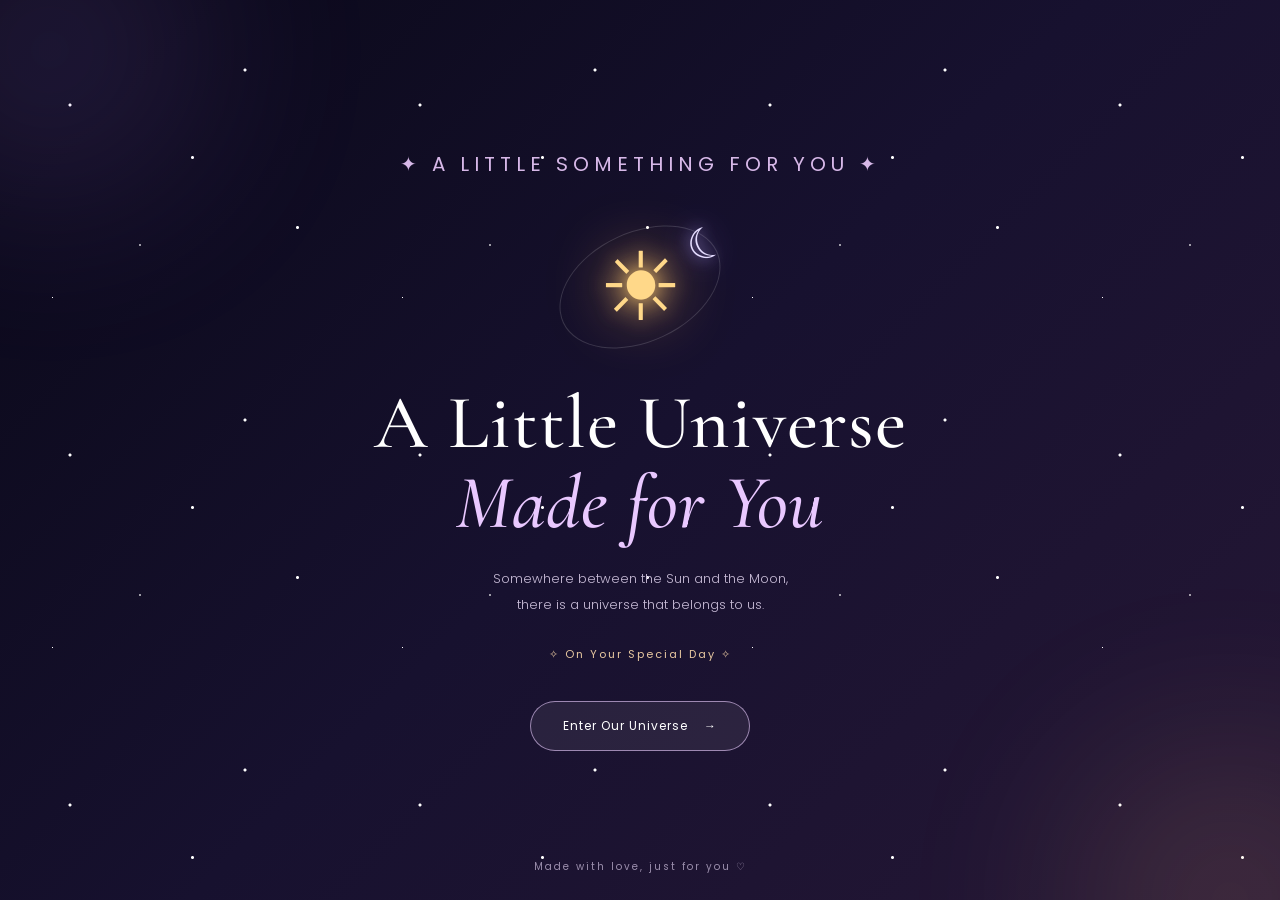
<file: SAN/index.html>
<!DOCTYPE html>
<html lang="en">
<head>
    <meta charset="UTF-8">
    <meta name="viewport" content="width=device-width, initial-scale=1.0">
    <title>A Little Universe Made for You ❤️</title>
    <link rel="stylesheet" href="style.css">
</head>

<body>

    <div class="stars"></div>
    <div class="glow glow-one"></div>
    <div class="glow glow-two"></div>

    <main class="landing">

        <p class="eyebrow">✦ A LITTLE SOMETHING FOR YOU ✦</p>

        <div class="celestial">
            <div class="sun">☀</div>
            <div class="orbit">
                <div class="moon">☾</div>
            </div>
        </div>

        <h1>A Little Universe<br>
            <span>Made for You</span>
        </h1>

        <p class="subtitle">
            Somewhere between the Sun and the Moon,<br>
            there is a universe that belongs to us.
        </p>

        <p class="birthday">✧ On Your Special Day ✧</p>

        <button class="enter-btn" onclick="enterUniverse()">
            Enter Our Universe <span>→</span>
        </button>

        <p class="footer-text">Made with love, just for you ♡</p>

    </main>
    <section class="birthday-screen" id="birthdayScreen">

    <p class="eyebrow">✦ BEST DAY FOR ME ✦</p>
    

    <h1 class="birthday-title">
        Happy Birthday,
        <span>My Everything</span>
    </h1>

    <p class="birthday-subtitle">
        Another year of you making this universe more beautiful
    </p>

    
<div class="cake-container" onclick="celebrate()">

    <div class="cake-scene">

        <div class="candle">
            <div class="flame"></div>
        </div>

        <div class="cake-top"></div>

        <div class="cake-layer layer-top"></div>
        <div class="cake-layer layer-middle"></div>
        <div class="cake-layer layer-bottom"></div>

        <div class="cake-plate"></div>

    </div>

    <p id="cakeHint">Make a wish and click the cake</p>

</div>

    <div id="birthdayMessage" class="birthday-message">
        I hope this new chapter of your life brings you endless happiness, beautiful memories, countless reasons to smile, and everything your heart has ever wished for

I hope you never stop chasing your dreams, never lose that beautiful smile, and never forget how incredibly special you are. You deserve all the love, peace and happiness this universe has to offer

And whenever life feels a little dark, I hope you remember that somewhere in this endless universe, there's a Sun that will always shine for its Moon

Happy Birthday, my favourite person May your world always be filled with love and everything you deserve and i promise to give you all and beautiful little moments. ❤️
    </div>
    <button
    class="enter-btn continue-btn"
    id="continueBtn"
    onclick="showFinalScreen()"
>
    Continue Our Journey →
</button>

</section>

<!-- FINAL SCREEN -->

<section class="final-screen" id="finalScreen">

    <p class="eyebrow">✦My Love For You Is Just Like This Endless Universe✦</p>

    <h1>
        A Universe<br>
        <span>Waiting for You</span>
    </h1>

    <p class="subtitle">
        Every star, every memory and every little surprise
        has brought you here.
    </p>

    <button class="enter-btn" onclick="showUniverse()">
        Explore Our Little Universe →
    </button>

    <p class="footer-text">Forever your Sun, from your Moon's universe ♡</p>

</section>

<!-- CELESTIAL ATLAS -->

<section class="universe-hub" id="universeHub">

    <header class="atlas-header">
        <p class="eyebrow"></p>
        <h1>Our Little <span>Universe</span></h1>
        <p>Somewhere in this endless universe, there is a world made just for us.</p>
    </header>

    <div class="atlas-layout">

        <!-- CONSTELLATION MAP -->

        <div class="star-map">
            <div class="map-stars"></div>
<div class="nebula nebula-one"></div>
<div class="nebula nebula-two"></div>

            <div class="map-coordinate coordinate-one">RA 05h 35m</div>
            
            <svg class="constellation-lines"
                 viewBox="0 0 1000 650"
                 preserveAspectRatio="none">

                <g class="main-lines">
                    <path d="M130 160 L300 90 L460 180 L650 100 L850 190"/>
                    <path d="M130 160 L250 340 L460 180 L550 420 L850 190"/>
                    <path d="M250 340 L120 510 L400 560 L550 420"/>
                    <path d="M550 420 L760 530 L850 190"/>
                    <path d="M460 180 L400 560"/>
                    <path d="M650 100 L760 530"/>
                </g>

                <g class="secondary-lines">
                    <path d="M130 160 L210 230 L300 90"/>
                    <path d="M250 340 L350 280 L460 180"/>
                    <path d="M550 420 L680 330 L850 190"/>
                </g>

            </svg>

            <!-- NINE DESTINATIONS -->

            <button class="star-point point-1"
                style="--x:13%;--y:25%"
                onclick="selectDestination('story')">
                <span class="star-core"></span>
                <span class="star-label">01 · CHOOSE OUR STORY</span>
            </button>

            <button class="star-point point-2"
                style="--x:30%;--y:14%"
                onclick="selectDestination('treasure')">
                <span class="star-core"></span>
                <span class="star-label">02 · TREASURE HUNT </span>
            </button>

            <button class="star-point point-3"
                style="--x:46%;--y:28%"
                onclick="selectDestination('game')">
                <span class="star-core"></span>
                <span class="star-label">03 · A TINY GAME</span>
            </button>

            <button class="star-point point-4"
                style="--x:65%;--y:15%"
                onclick="selectDestination('sky')">
                <span class="star-core"></span>
                <span class="star-label">04 · THE STARS</span>
            </button>

            <button class="star-point point-5"
                style="--x:85%;--y:29%"
                onclick="selectDestination('moon')">
                <span class="star-core"></span>
                <span class="star-label">05 · EVERY MOON REMINDS ME OF YOU</span>
            </button>

            <button class="star-point point-6"
                style="--x:25%;--y:52%"
                onclick="selectDestination('distance')">
                <span class="star-core"></span>
                <span class="star-label">06 · DISTANCE BETWEEN US</span>
            </button>

            <button class="star-point point-7"
                style="--x:55%;--y:65%"
                onclick="selectDestination('together')">
                <span class="star-core"></span>
                <span class="star-label">07 · IF WE WERE TOGETHER</span>
            </button>

            <button class="star-point point-8"
                style="--x:12%;--y:79%"
                onclick="selectDestination('sunmoon')">
                <span class="star-core"></span>
                <span class="star-label">08 · THE TWO OF US</span>
            </button>

            <button class="star-point point-9"
                style="--x:76%;--y:81%"
                onclick="selectDestination('letters')">
                <span class="star-core"></span>
                <span class="star-label">09 · OPEN WHEN...</span>
            </button>

            <div class="map-center">

    <div class="celestial-system">

        <div class="celestial-orbit">

            <div class="orbit-sun"></div>

            <svg class="orbit-moon" viewBox="0 0 60 60">
    <path
        d="M 39 5
           A 26 26 0 1 0 39 55
           A 19 26 0 0 1 39 5 Z"
        fill="url(#moonGradient)"
    />

    <defs>
        <linearGradient id="moonGradient"
            x1="0%" y1="0%" x2="100%" y2="100%">
            <stop offset="0%" stop-color="#ffffff"/>
            <stop offset="55%" stop-color="#e8e4fa"/>
            <stop offset="100%" stop-color="#aaa5c8"/>
        </linearGradient>
    </defs>
</svg>

        </div>

        <div class="center-label">YOU & ME</div>

    </div>

</div>

            <div class="map-caption">
                SELECT A STAR TO DISCOVER ITS WORLD
            </div>

        </div>

        <!-- DESTINATION INFORMATION PANEL -->

        <aside class="destination-panel" id="destinationPanel">

            <button class="panel-close"
                onclick="closeDestination()"
                aria-label="Close panel">×</button>

            <p class="panel-number" id="panelNumber">
                THE CELESTIAL ATLAS
            </p>

            <h2 id="panelTitle">
                Nine little worlds.
                <span>One universe.</span>
            </h2>

            <p class="panel-description" id="panelDescription">
                Every star has a story. Every destination holds
                something I made especially for you.

                Choose a constellation and let's begin.
            </p>

            <div class="panel-divider"></div>

            <button class="panel-enter"
                id="panelEnter"
                onclick="enterDestination()"
                disabled>
                Select a constellation
                <span>→</span>
            </button>

            <p class="panel-footer">
                A LITTLE UNIVERSE MADE WITH LOVE
            </p>

        </aside>

    </div>

    <footer class="atlas-footer">
        <span>NINE CONSTELLATIONS</span>
        <span>☀ THE SUN & THE MOON ☾</span>
        <span>ONE SHARED UNIVERSE</span>
    </footer>

</section>
<!-- STAR EXPLORER -->
<section id="starExplorer" class="star-explorer">

    <canvas id="spaceCanvas"></canvas>

    <div class="star-explorer-content">

        <header class="star-explorer-header">
            <button class="star-back" onclick="exitStarExplorer()">
                ← Back to Universe
            </button>

            <p>✦ A LITTLE UNIVERSE JUST FOR YOU ✦</p>
        </header>

        <div class="star-explorer-title">
            <p class="eyebrow">THE STARS</p>
            <h1>A Thousand <span>Stars</span></h1>
            <p>Somewhere among these stars are a thousand reasons why I love you</p>
        </div>

        <div class="star-instructions">
            <span>✦</span> Click on any glowing star to discover a little message
        </div>

        <div id="starMessage" class="star-message">
            <button class="star-message-close" onclick="closeStarMessage()">×</button>
            <span class="message-star">✧</span>
            <p id="starMessageNumber">A LITTLE REASON</p>
            <h2 id="starMessageText"></h2>
            <span class="message-decoration">☾ ✦ ☀</span>
        </div>

        <footer class="star-explorer-footer">
            EVERY STAR HOLDS A LITTLE PIECE OF MY HEART
        </footer>

    </div>

</section>
<!-- MULTIVERSE INTRODUCTION -->

<section class="multiverse-intro" id="multiverseIntro">

    <div class="intro-stars"></div>

    <div class="intro-content">

        <p class="eyebrow">✦ A QUESTION FROM ANOTHER POSSIBILITY ✦</p>

        <h1>What if we had<br><span>met differently?</span></h1>

        <div class="intro-divider"></div>

        <p>
            What if, instead of meeting through a screen,
            our paths had crossed somewhere else?
        </p>

        <p>
            What if we had met on a rainy evening, on a train,
            in a little café, or in a city neither of us knew?
        </p>

        <p>
            What if we had been complete strangers, knowing
            nothing about each other, until one little moment
            brought us together?
        </p>

        <p>
            Would you have noticed me?
        </p>

        <p>
            Would I have found a reason to talk to you?
        </p>

        <p>
            Would we still have laughed at the same silly things,
            shared our little secrets, and slowly become
            important to each other?
        </p>

        <p>
            I wonder how many different ways we could have met,
            and how many different beginnings we could have had.
        </p>

        <h2>But I have always wondered one thing...</h2>

        <h1 class="intro-final">
            Would I have found you<br>
            <span>in every lifetime?</span>
        </h1>
<button class="enter-btn" onclick="showUniverseChoices()">
            Continue <span>→</span>
        </button>

    </div>


</section>
<!-- CHOOSE YOUR UNIVERSE -->
<section class="universe-choices" id="universeChoices">

    <div class="universe-choices-content">

        <p class="eyebrow">✦ FOUR POSSIBILITIES · FOUR BEGINNINGS ✦</p>

        <h1>Choose a universe</h1>

        <p class="universe-subtitle">
            Somewhere, in another version of our lives,
            our story began differently. Which universe
            would you like to explore first?
        </p>

        <div class="universe-choice-grid">

            <div class="universe-card" onclick="chooseUniverse('train')">
                <span class="universe-number">01</span>
                <h2>The Last Train Home</h2>
                <p>Two strangers. One delayed train. A meeting neither expected.</p>
                <span class="universe-explore">EXPLORE UNIVERSE →</span>
            </div>

            <div class="universe-card" onclick="chooseUniverse('rain')">
                <span class="universe-number">02</span>
                <h2>Under the Same Rain</h2>
                <p>One rainy evening, one umbrella, and an unexpected connection.</p>
                <span class="universe-explore">EXPLORE UNIVERSE →</span>
            </div>

            <div class="universe-card" onclick="chooseUniverse('city')">
                <span class="universe-number">03</span>
                <h2>The City We Got Lost In</h2>
                <p>Two strangers lose their way and somehow find each other.</p>
                <span class="universe-explore">EXPLORE UNIVERSE →</span>
            </div>

            <div class="universe-card" onclick="chooseUniverse('sunmoon')">
                <span class="universe-number">04</span>
                <h2>The Sun Who Guarded the Moon</h2>
                <p>A princess, her royal guard, and a love they were never meant to have.</p>
                <span class="universe-explore">EXPLORE UNIVERSE →</span>
            </div>

        </div>

        <p class="universe-choices-footer">
            FOUR UNIVERSES. FOUR DIFFERENT WAYS TO FIND YOU.
        </p>

    </div>
</section>

<!-- THE SEVEN KEYS TREASURE HUNT -->
<section id="treasureScreen" class="treasure-screen" style="display: none;">

    <div class="treasure-stars">☀ ✦ ☾ ✦</div>

    <header class="treasure-header">
        <button class="treasure-back" onclick="exitTreasureHunt()">
            ← Back to Universe
        </button>
        <p>✦ A SECRET MADE FOR YOU ✦</p>
    </header>

    <main class="treasure-container">

        <div class="treasure-intro">
            <span class="treasure-eyebrow"></span>
            <h1>The <span>Seven Keys</span></h1>
            <p>
                Seven mysteries. Seven hidden keys.
                <br>
                THIS ONE IS LITTLE UHMMM😋
            </p>
        </div>

        <div class="treasure-progress-card">
            <div class="treasure-progress-top">
                <span>YOUR COLLECTION</span>
                <strong id="keysCollected">0 / 7 KEYS</strong>
            </div>

            <div class="treasure-progress-track">
                <div id="treasureProgressBar"></div>
            </div>

            <div id="treasureKeys" class="treasure-key-list">
                <span class="treasure-key locked">?</span>
                <span class="treasure-key locked">?</span>
                <span class="treasure-key locked">?</span>
                <span class="treasure-key locked">?</span>
                <span class="treasure-key locked">?</span>
                <span class="treasure-key locked">?</span>
                <span class="treasure-key locked">?</span>
            </div>
        </div>

        <div id="treasureClue" class="treasure-clue-card">

            <div class="treasure-sunmoon">☀ <span>☾</span></div>

            <p id="clueNumber" class="clue-number">MYSTERY 01 OF 07</p>

            <h2 id="clueTitle">The First Mystery</h2>

            <p id="clueQuestion" class="clue-question">
                I shine in the night, but I am not a star.
                I change my shape, yet I never leave the sky.
                What am I?
            </p>

            <form id="treasureAnswerForm">
                <input
                    type="text"
                    id="clueAnswer"
                    placeholder="Your answer..."
                    autocomplete="off"
                    required
                >

                <button type="submit" class="treasure-submit">
                    Unlock the Key <span>→</span>
                </button>
            </form>

            <p id="clueFeedback" class="clue-feedback"></p>

            <p class="treasure-hint">
                Think carefully Every answer brings you closer.
            </p>

        </div>

        <div id="treasureComplete" class="treasure-complete" style="display:none;">

            <div class="chest-symbol">♛</div>
            <p class="treasure-eyebrow">ALL SEVEN KEYS COLLECTED</p>

            <h2>The Final Treasure</h2>

            <p>
                Every mystery has led you here.
                The final chest is finally yours to open.
            </p>

            <button class="treasure-submit" onclick="revealMarriageCertificate()">
                Open the Treasure Chest ✨
            </button>

        </div>

        <div id="marriageCertificate" class="marriage-certificate" style="display:none;">

            <div class="certificate-sun">☀</div>
            <div class="certificate-moon">☾</div>

            <p class="certificate-kicker">A SPECIAL PROMISE</p>

            <h2>A Promise <span>Under the Same Sky</span></h2>

            <div class="certificate-divider">✦ ✧ ☾ ✧ ✦</div>

            <p class="certificate-intro">
                Beneath the same stars and under the same endless sky,
                this little universe celebrates
            </p>

            <h1 class="certificate-names">Jiten <span>&</span> Sandhiya</h1>

            <p class="certificate-message">
                I, Jiten, promise to choose My Sandhiya every single day, in every lifetime, through every aspects of life. I promise to hold her hand through ordinary mornings, stand beside her through difficult nights, laugh with her through endless adventures, and cherish every beautiful moment we create together. I promise to be her strength when she feels weak, her comfort when the world feels heavy, I promise to make her feel safe No matter how life changes, my love will remain constant. Today, tomorrow, and for all the lifetimes to come, my heart will always belong to My Sandhiya. This is my promise, not just for a lifetime, but for eternity.
            </p>

            <div class="certificate-date">
                <span>OUR SPECIAL DATE</span>
                <strong>10 NOVEMBER 2026</strong>
            </div>

            <div class="certificate-signatures">
                <div>
                    <span>☀</span>
                    <p>Jiten</p>
                </div>
                <div>
                    <span>☾</span>
                    <p>Sandhiya</p>
                </div>
            </div>

            <p class="certificate-footer">
                A SYMBOLIC CERTIFICATE OF LOVE · MADE WITH ALL MY HEART
            </p>

            <button class="treasure-submit certificate-restart"
                onclick="restartTreasureHunt()">
                Relive the Treasure Hunt ↻
            </button>

        </div>

    </main>

    <p class="treasure-footer">
        TWO LIGHTS · ONE SKY · ONE LITTLE UNIVERSE
    </p>

</section>

<!-- THE LAST TRAIN HOME — STORY SCREEN -->

<section class="story-screen" id="storyScreen">

    <div class="story-background"></div>
    <header class="story-header">

    <button class="story-back" onclick="exitStory()">
        ← Back to Universe
    </button>

    <button
        class="story-previous"
        id="storyPrevious"
        onclick="goBackStory()"
        style="display: none;"
    >
        ← Previous Scene
    </button>

    <p>ALTERNATE UNIVERSE</p>

    <span id="storyProgress">SCENE 01 / 08</span>

</header>


    <main class="story-container">

        <div class="story-image" id="storyImage">
            <div class="story-image-overlay"></div>
            <span id="storyLocation">PLATFORM 04 · 11:47 PM</span>
        </div>

        <div class="story-content">

            <p class="story-scene-label" id="storySceneLabel">
                THE FIRST ENCOUNTER
            </p>

            <h1 id="storyTitle">The Empty Platform</h1>

            <div class="story-divider"></div>

            <div class="story-narrative" id="storyNarrative"></div>

            <div class="story-dialogue" id="storyDialogue"></div>

            <p class="story-choice-heading" id="choiceHeading">
                WHAT WILL SANDHIYA DO?
            </p>

            <div class="story-choices" id="storyChoices"></div>

            <p class="story-footer">
                SOME JOURNEYS ARE MEANT TO CHANGE EVERYTHING
            </p>

        </div>

    </main>

</section>
    <script src="script.js"></script>
</body>
</html>
</file>
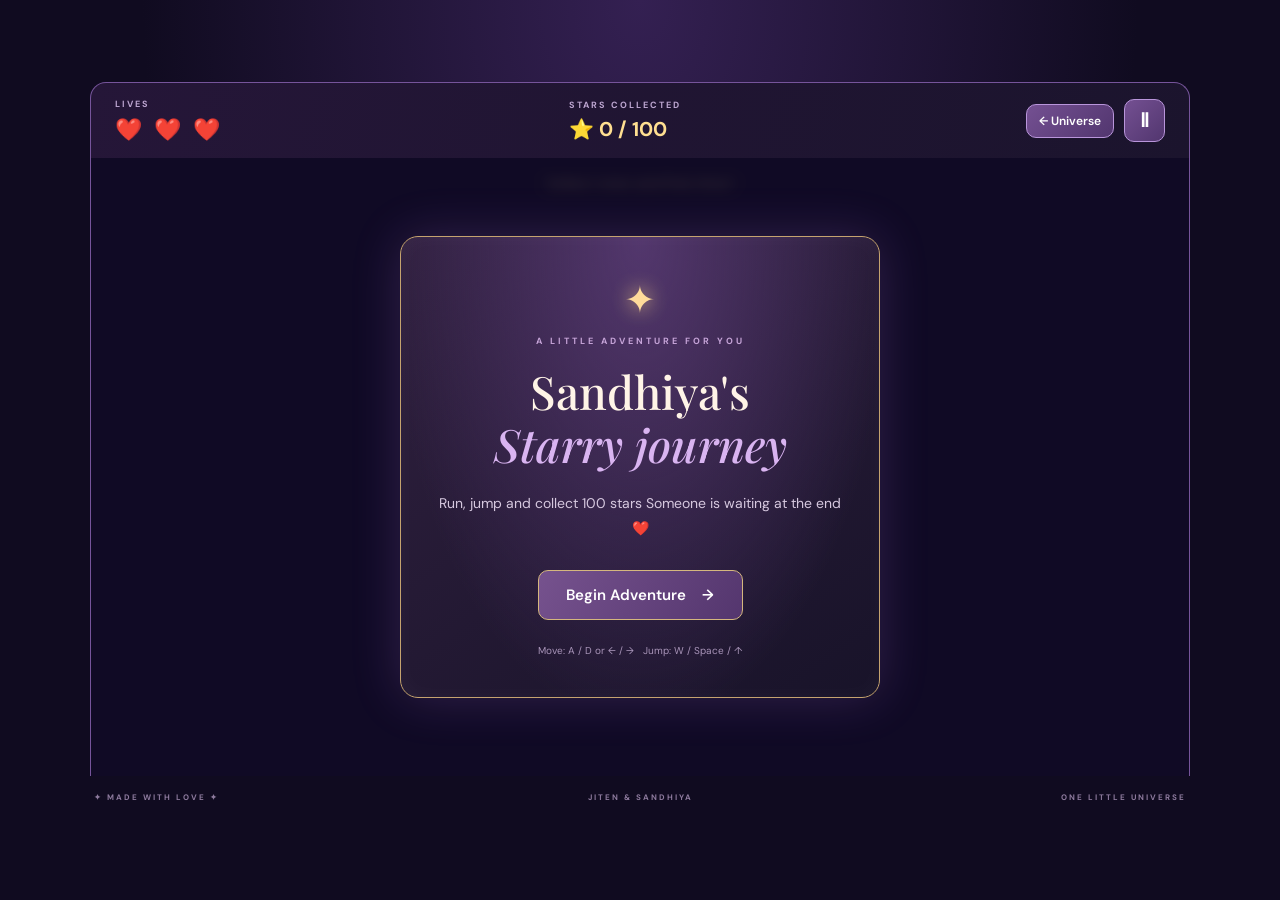
<file: SAN/game/game.html>
<!DOCTYPE html>
<html lang="en">
<head>
    <meta charset="UTF-8">
    <meta name="viewport" content="width=device-width, initial-scale=1.0">
    <title>Sandhiya's Starry Adventure ❤️</title>
    <link rel="stylesheet" href="game.css">
</head>
<body>

<div id="game-container">

    <header class="hud">
        <div class="hud-player">
            <span class="hud-label">LIVES</span>
            <div id="lives" aria-label="3 lives">❤️ ❤️ ❤️</div>
        </div>

        <div class="hud-score">
            <span class="hud-label">STARS COLLECTED</span>
            <div id="score">⭐ 0 / 100</div>
        </div>

        <div class="hud-actions">
    <button id="back-btn">← Universe</button>
    <button id="pause-btn" aria-label="Pause game">Ⅱ</button>
</div>
    </header>

    <div class="game-stage">
        <canvas id="gameCanvas" width="960" height="540">
            Your browser does not support canvas.
        </canvas>

        <div id="game-message">
            Collect stars and find Jiten!
        </div>

        <div id="start-screen" class="overlay">
            <div class="panel">
                <div class="panel-symbol">✦</div>
                <p class="eyebrow">A LITTLE ADVENTURE FOR YOU</p>
                <h1>Sandhiya's<br><span>Starry journey</span></h1>
                <p>Run, jump and collect 100 stars Someone is waiting at the end ❤️</p>
                <button id="start-btn">Begin Adventure <span>→</span></button>
                <small>Move: A / D or ← / → &nbsp; Jump: W / Space / ↑</small>
            </div>
        </div>

        <div id="pause-screen" class="overlay hidden">
            <div class="panel">
                <p class="eyebrow">TAKE YOUR TIME</p>
                <h1>Adventure Paused</h1>
                <p>Your journey is waiting.</p>
                <button id="resume-btn">Continue <span>→</span></button>
            </div>
        </div>

        <div id="game-over-screen" class="overlay hidden">
            <div class="panel">
                <p class="eyebrow">EVERY JOURNEY HAS ITS CHALLENGES</p>
                <h1>Don't Give Up!</h1>
                <p>You can always try again. Jiten is still waiting for you. ❤️</p>
                <button id="retry-btn">Try Again ↻</button>
            </div>
        </div>

        <div id="ending-screen" class="overlay hidden">
            <div class="panel ending-panel">
                <div class="panel-symbol">♥</div>
                <p class="eyebrow">YOU FOUND EACH OTHER</p>
                <h1>At Last,<br><span>Together</span></h1>
                <p>mwwwaahhhhhhh my baby</p>
                <p class="forever"></p>
                <button id="restart-btn">Relive Our Adventure ↻</button>
            </div>
        </div>
    </div>

    <div class="mobile-controls">
        <div>
            <button id="left-btn" aria-label="Move left">◀</button>
            <button id="right-btn" aria-label="Move right">▶</button>
        </div>
        <button id="jump-btn" aria-label="Jump">⬆</button>
    </div>

    <footer class="game-footer">
        <span>✦ MADE WITH LOVE ✦</span>
        <span>JITEN & SANDHIYA</span>
        <span>ONE LITTLE UNIVERSE</span>
    </footer>

</div>

<script src="game.js"></script>
</body>
</html>
</file>
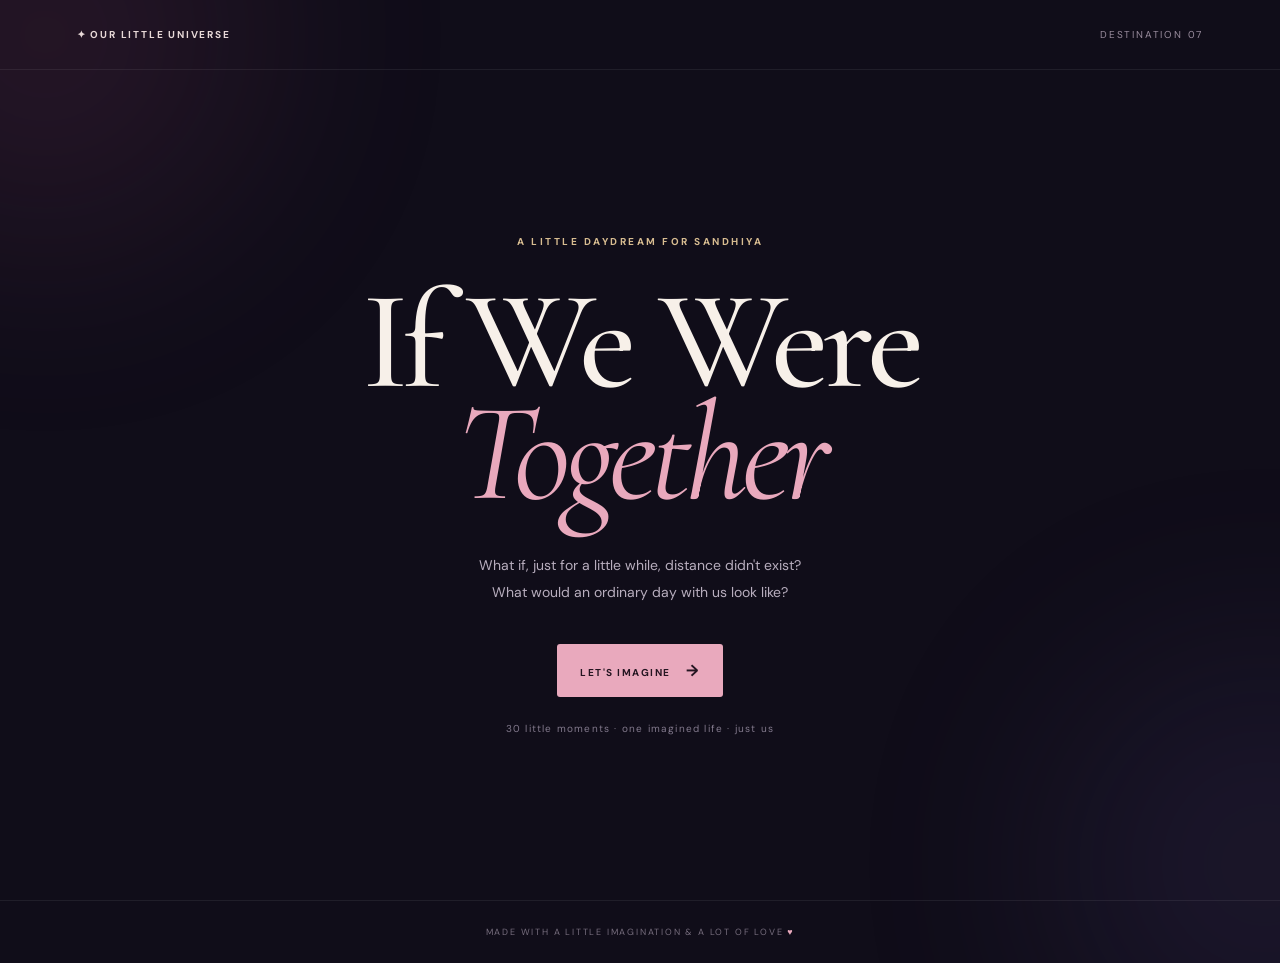
<file: SAN/imagine/imagine.html>
<!DOCTYPE html>
<html lang="en">
<head>
    <meta charset="UTF-8">
    <meta name="viewport" content="width=device-width, initial-scale=1.0">
    <meta name="theme-color" content="#100d19">
    <title>If We Were Together ❤️</title>

    <link rel="preconnect" href="https://fonts.googleapis.com">
    <link rel="preconnect" href="https://fonts.gstatic.com" crossorigin>

    <link href="https://fonts.googleapis.com/css2?family=Cormorant+Garamond:wght@400;500;600;700&family=DM+Sans:wght@400;500;600;700&display=swap" rel="stylesheet">

    <link rel="stylesheet" href="imagine.css">
</head>

<body>

    <div class="glow glow1"></div>
    <div class="glow glow2"></div>

    <header>
        <a href="../index.html#universeHub">✦ OUR LITTLE UNIVERSE</a>
        <span>DESTINATION 07</span>
    </header>

    <main>

        <!-- INTRODUCTION -->
        <section class="hero" id="hero">

            <p class="eyebrow">A LITTLE DAYDREAM FOR SANDHIYA</p>

            <h1>
                If We Were<br>
                <em>Together</em>
            </h1>

            <p class="lead">
                What if, just for a little while, distance didn't exist?
                <br>
                What would an ordinary day with us look like?
            </p>

            <button class="primary" id="begin">
                LET'S IMAGINE <b>→</b>
            </button>

            <p class="foot">
                30 little moments · one imagined life · just us
            </p>

        </section>


        <!-- OUR MOMENTS -->
        <section class="journey hidden" id="journey">

            <p class="eyebrow">OUR DAYDREAM BEGINS</p>

            <h2>
                Not a perfect day.<br>
                <em>Just a day with you.</em>
            </h2>

            <p class="intro">
                Some moments would be exciting. Some would be wonderfully
                ordinary. Those ordinary ones might become my favourites.
            </p>

            <!-- PROGRESS BAR -->
            <div class="progress">

                <div>
                    <span id="progressText">0 of 30 moments explored</span>
                    <span id="percent">0%</span>
                </div>

                <i>
                    <b id="bar"></b>
                </i>

            </div>

            <!-- CHAPTERS WILL BE ADDED BY JAVASCRIPT -->
            <div id="chapters"></div>

        </section>


        <!-- FINAL MESSAGE -->
        <section class="ending hidden" id="ending">

            <div class="star">✧</div>

            <p class="eyebrow">UNTIL THAT DAY</p>

            <h2>
                Maybe today<br>
                we can only <em>imagine.</em>
            </h2>

            <p>
                But someday, I hope these won't be scenes on a screen.
                I hope they'll be our photographs, our silly stories,
                our favourite places and our ordinary Tuesdays.
            </p>

            <blockquote>
                I don't need every day to be extraordinary.
                I just want the ordinary days to have you in them.
            </blockquote>

            <strong>
                Until then, I'll keep choosing you. ❤️
            </strong>

            <button class="outline" id="replay">
                REVISIT OUR DAYDREAM ↗
            </button>

            <a class="back" href="../index.html#universeHub">
                ← Back to our universe
            </a>

        </section>

    </main>


    <!-- MOMENT POPUP -->
    <div class="overlay hidden" id="overlay" role="dialog" aria-modal="true">

        <div class="modal">

            <button class="close" id="close" aria-label="Close">
                ×
            </button>

            <div class="scene-art" id="sceneArt">
                🌤️
            </div>

            <div class="modal-body">

                <p class="eyebrow" id="chapterName"></p>

                <small id="momentNumber"></small>

                <h2 id="momentTitle"></h2>

                <p class="description" id="description"></p>

                <!-- INTERACTIVE CHOICES -->
                <div id="choiceBox" class="choice hidden">

                    <h3 id="question"></h3>

                    <div id="options"></div>

                    <p id="reply" class="reply hidden"></p>

                </div>

                <!-- NAVIGATION -->
                <nav>

                    <button class="previous" id="previous">
                        ← PREVIOUS
                    </button>

                    <button class="primary next" id="next">
                        NEXT MOMENT →
                    </button>

                </nav>

            </div>

        </div>

    </div>


    <footer>
        MADE WITH A LITTLE IMAGINATION & A LOT OF LOVE
        <span>♥</span>
    </footer>


    <script src="imagine.js"></script>

</body>
</html>
</file>
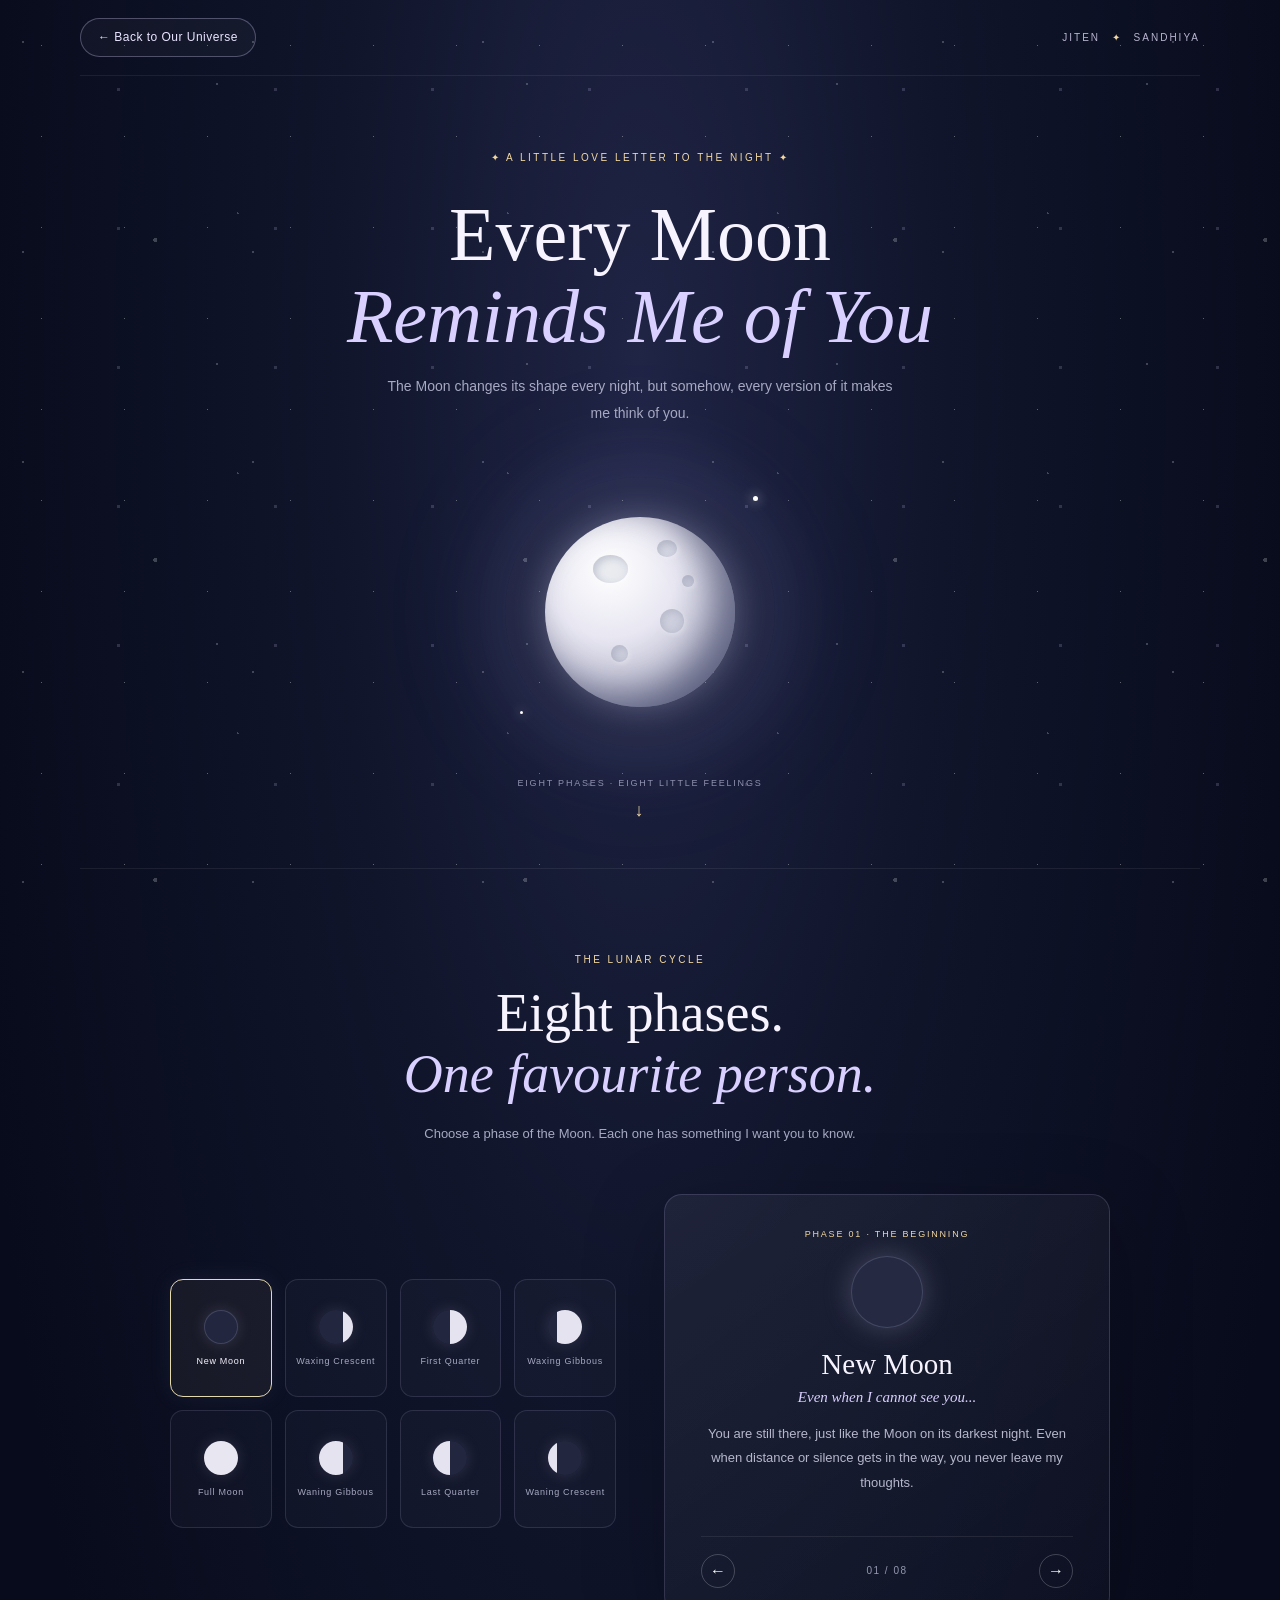
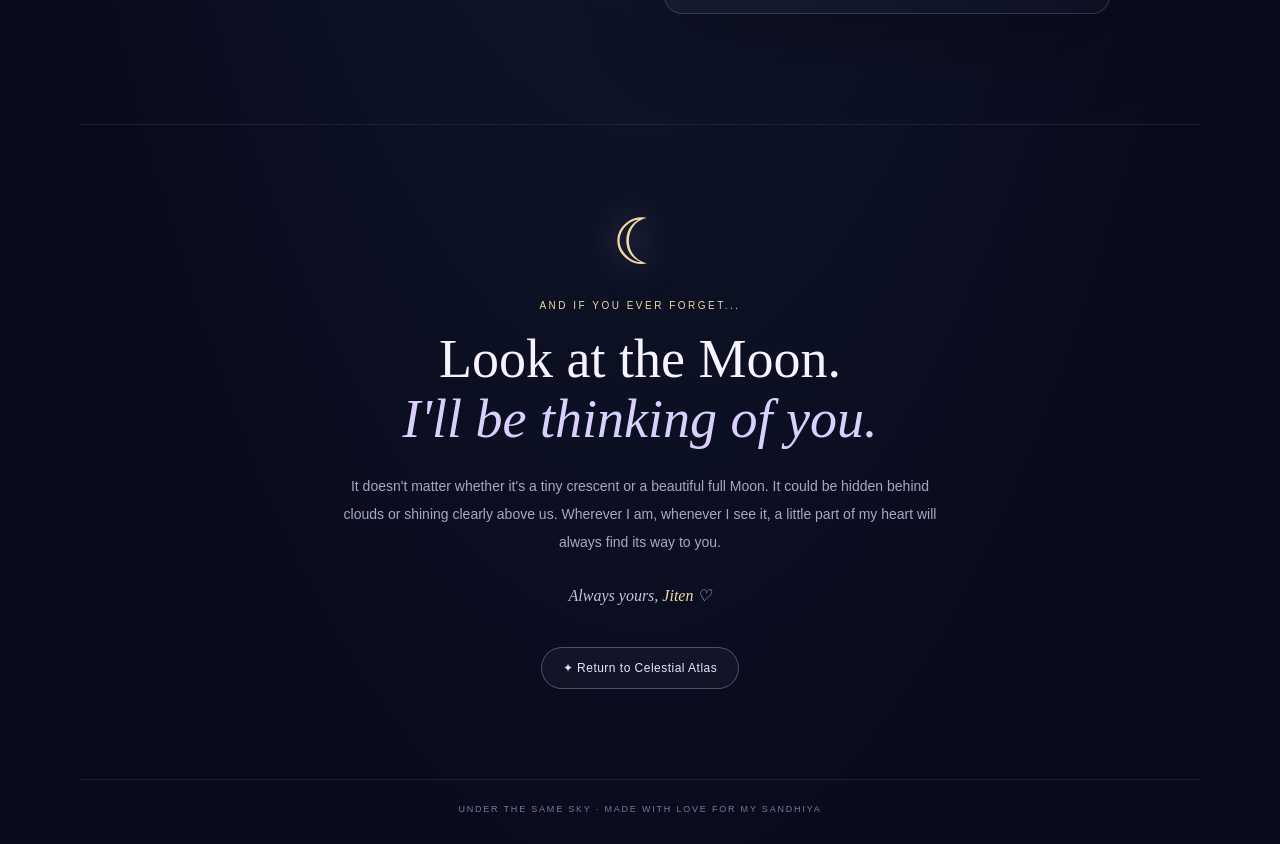
<file: SAN/moon/moon.html>
<!DOCTYPE html>
<html lang="en">
<head>
    <meta charset="UTF-8">
    <meta name="viewport" content="width=device-width, initial-scale=1.0">
    <meta name="theme-color" content="#080b1b">

    <title>Every Moon Reminds Me of You ☾</title>

    <link rel="stylesheet" href="moon.css">
</head>

<body>

    <div class="sky-noise"></div>
    <div class="stars stars-one"></div>
    <div class="stars stars-two"></div>

    <main class="moon-page">

        <header class="topbar">

            <button class="back-button" id="backButton">
                ← Back to Our Universe
            </button>

            <span class="topbar-mark">
                JITEN <span>✦</span> SANDHIYA
            </span>

        </header>


        <!-- HERO SECTION -->

        <section class="hero">

            <p class="eyebrow">
                ✦ A LITTLE LOVE LETTER TO THE NIGHT ✦
            </p>

            <h1>
                Every Moon<br>
                <em>Reminds Me of You</em>
            </h1>

            <p class="hero-copy">
                The Moon changes its shape every night, but somehow,
                every version of it makes me think of you.
            </p>


            <div class="hero-moon-wrap">

                <div class="moon-halo"></div>

                <div class="hero-moon">
                    <span class="crater crater-a"></span>
                    <span class="crater crater-b"></span>
                    <span class="crater crater-c"></span>
                    <span class="crater crater-d"></span>
                    <span class="crater crater-e"></span>
                </div>

                <span class="orbit-dot dot-a"></span>
                <span class="orbit-dot dot-b"></span>

            </div>


            <p class="scroll-hint">
                EIGHT PHASES · EIGHT LITTLE FEELINGS
                <span>↓</span>
            </p>

        </section>


        <!-- MOON PHASES SECTION -->

        <section class="phase-section">

            <div class="section-heading">

                <p class="eyebrow">
                    THE LUNAR CYCLE
                </p>

                <h2>
                    Eight phases.<br>
                    <em>One favourite person.</em>
                </h2>

                <p>
                    Choose a phase of the Moon.
                    Each one has something I want you to know.
                </p>

            </div>


            <div class="phase-layout">

                <div
                    class="phase-grid"
                    id="phaseGrid"
                    aria-label="Choose a Moon phase">
                </div>


                <article class="phase-card" id="phaseCard">

                    <p class="card-kicker" id="phaseKicker">
                        PHASE 01 · THE BEGINNING
                    </p>

                    <div
                        class="card-moon"
                        id="cardMoon">
                    </div>

                    <h3 id="phaseTitle">
                        New Moon
                    </h3>

                    <p class="phase-subtitle" id="phaseSubtitle">
                        Even when I cannot see you...
                    </p>

                    <p class="phase-message" id="phaseMessage">
                        You are still there, just like the Moon on its
                        darkest night. Even when distance or silence
                        gets in the way, you never leave my thoughts.
                    </p>


                    <div class="card-pagination">

                        <button
                            id="previousPhase"
                            aria-label="Previous Moon phase">
                            ←
                        </button>

                        <span id="phaseCount">
                            01 / 08
                        </span>

                        <button
                            id="nextPhase"
                            aria-label="Next Moon phase">
                            →
                        </button>

                    </div>

                </article>

            </div>

        </section>


        <!-- CLOSING SECTION -->

        <section class="closing">

            <div class="closing-moon">
                ☾
            </div>

            <p class="eyebrow">
                AND IF YOU EVER FORGET...
            </p>

            <h2>
                Look at the Moon.<br>
                <em>I'll be thinking of you.</em>
            </h2>

            <p class="closing-message">
                It doesn't matter whether it's a tiny crescent
                or a beautiful full Moon.

                It could be hidden behind clouds or shining
                clearly above us.

                Wherever I am, whenever I see it, a little part
                of my heart will always find its way to you.
            </p>

            <p class="signature">
                Always yours, <span>Jiten</span> ♡
            </p>

            <button
    class="back-button closing-back"
    id="closingBack">
    ✦ Return to Celestial Atlas
</button>

        </section>


        <footer>
            UNDER THE SAME SKY · MADE WITH LOVE FOR MY SANDHIYA
        </footer>

    </main>


    <script src="moon.js"></script>

</body>
</html>
</file>
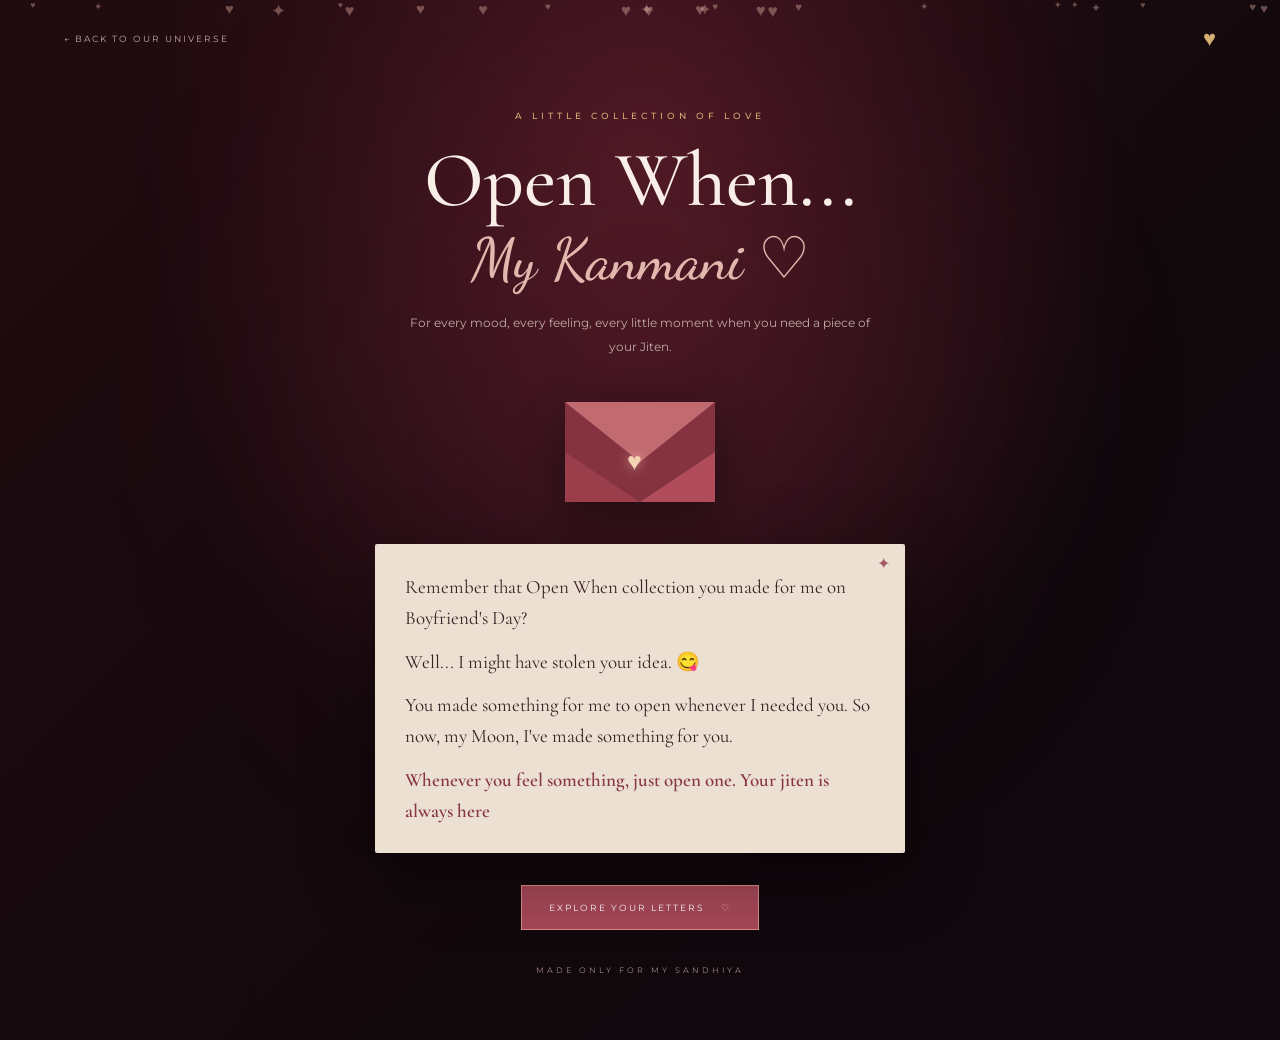
<file: SAN/open/open.html>
<!DOCTYPE html>
<html lang="en">
<head>
    <meta charset="UTF-8">
    <meta name="viewport" content="width=device-width, initial-scale=1.0">
    <meta name="theme-color" content="#210b10">
    <title>Open When | Letters From Your Jiten</title>
    <link rel="stylesheet" href="open.css">
</head>
<body>

    <div class="background-glow"></div>
    <div class="particles" id="particles"></div>

    <header class="topbar">
        <a href="../index.html#universeHub" class="back-link">← BACK TO OUR UNIVERSE</a>
        <span class="top-symbol">♥</span>
    </header>

    <main>

        <!-- INTRO -->
        <section class="intro" id="intro">

            <p class="eyebrow">A LITTLE COLLECTION OF LOVE</p>

            <h1>
                Open When...
                <span>My Kanmani ♡</span>
            </h1>

            <p class="intro-description">
                For every mood, every feeling, every little moment
                when you need a piece of your Jiten.
            </p>

            <div class="intro-envelope">
                <div class="envelope">
                    <div class="envelope-back"></div>
                    <div class="envelope-flap"></div>
                    <div class="envelope-heart">♥</div>
                    <div class="envelope-front"></div>
                </div>
            </div>

            <div class="intro-note">
                <p>
                    Remember that Open When collection you made
                    for me on Boyfriend's Day?
                </p>

                <p>
                    Well... I might have stolen your idea. 😋
                </p>

                <p>
                    You made something for me to open whenever
                    I needed you. So now, my Moon, I've made
                    something for you.
                </p>

                <p class="note-highlight">
                    Whenever you feel something, just open one.
                    Your jiten is always here
                </p>
            </div>

            <button class="primary-button" id="startButton">
                EXPLORE YOUR LETTERS <span>♡</span>
            </button>

            <p class="small-note">MADE ONLY FOR MY SANDHIYA</p>

        </section>


        <!-- LETTER COLLECTION -->
        <section class="collection hidden" id="collection">

            <div class="collection-heading">
                <p class="eyebrow">FOREVER YOURS</p>
                <h2>A Letter For <span>Every Feeling</span></h2>
                <p>Choose whichever letter your heart needs today</p>
            </div>

            <div class="letter-count">
                <span id="letterCount"></span> LITTLE REMINDERS THAT YOU ARE LOVED
            </div>

            

            <div class="letter-grid" id="letterGrid"></div>

            <div class="collection-footer">
                <p>Every letter has a little piece of me in it.</p>
                <span>YOUR SUN, JITEN ☀️</span>
            </div>

        </section>

    </main>


    <!-- LETTER MODAL -->
    <div class="modal hidden" id="letterModal">

        <div class="modal-backdrop" id="modalBackdrop"></div>

        <div class="letter-paper">

            <button class="close-button" id="closeModal">×</button>

            <div class="paper-decoration">✦</div>

            <p class="paper-eyebrow">A LITTLE MESSAGE FROM YOUR SUN</p>

            <div class="opened-envelope">
                <span>♥</span>
            </div>

            <h2 id="modalTitle">Open When...</h2>

            <div class="paper-divider">✧ ───── ♡ ───── ✧</div>

            <div class="letter-message" id="letterMessage"></div>

            <div class="paper-signature">
                Forever your Jiten,
                <span>☀️</span>
            </div>

            <button class="close-letter" id="doneButton">
                CLOSE MY LETTER ♥
            </button>

        </div>

    </div>


    <!-- SECRET SURPRISE -->
    <div class="secret-modal hidden" id="secretModal">

        <div class="secret-backdrop" id="secretBackdrop"></div>

        <div class="secret-content">
            <button class="close-button" id="closeSecret">×</button>

            <div class="secret-heart">♥</div>

            <p class="eyebrow">A LITTLE SECRET</p>

            <h2>One More Thing, Kanmani...</h2>

            <p>
                I know I stole your Open When idea.
                But you know what?
            </p>

            <p class="secret-highlight">
                I would happily steal a thousand ideas
                if it meant making you smile a thousand times.
            </p>

            <p>
                Thank you for making me feel loved.
                Now let me do the same for you.
            </p>

            <div class="secret-signature">Your Jiten ☀️</div>
        </div>

    </div>

    <script src="open.js"></script>
</body>
</html>
</file>
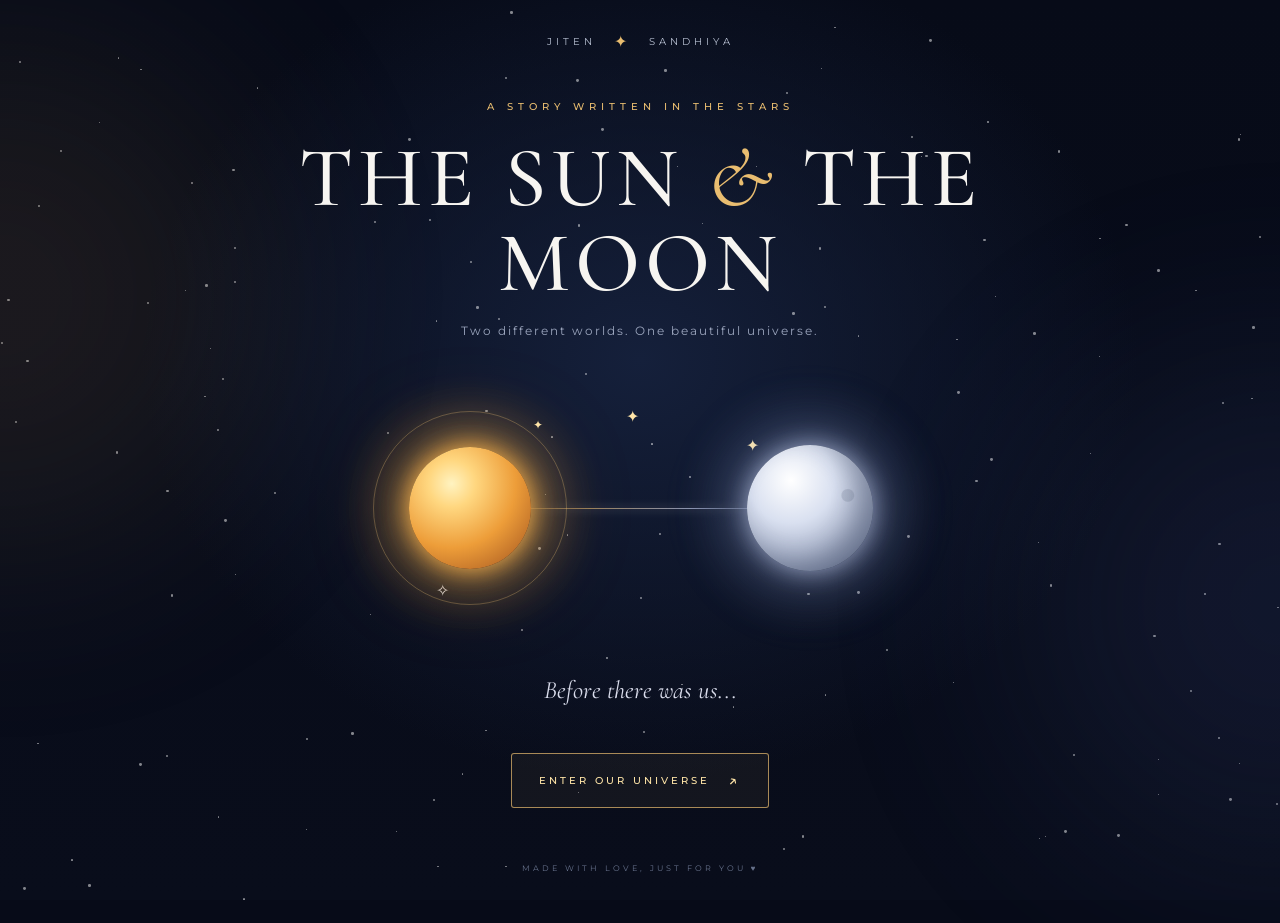
<file: SAN/us/us.html>
<!DOCTYPE html>
<html lang="en">
<head>
    <meta charset="UTF-8">
    <meta name="viewport" content="width=device-width, initial-scale=1.0">
    <meta name="theme-color" content="#070b18">
    <title>Us | The Sun & The Moon</title>
    <link rel="stylesheet" href="us.css">
</head>
<body>

    <div class="stars" id="stars"></div>
    <div class="nebula nebula-one"></div>
    <div class="nebula nebula-two"></div>

    <div class="top-label">
        <span>JITEN</span>
        <span class="top-star">✦</span>
        <span>SANDHIYA</span>
    </div>

    <main>

        <!-- INTRO SCENE -->
        <section class="intro" id="intro">

            <div class="intro-content">

                <p class="eyebrow">A STORY WRITTEN IN THE STARS</p>

                <h1>
                    THE SUN
                    <span class="ampersand">&</span>
                    THE MOON
                </h1>

                <p class="intro-subtitle">
                    Two different worlds. One beautiful universe.
                </p>

                <div class="celestial-stage">

                    <div class="celestial sun">
                        <div class="sun-glow"></div>
                        <div class="sun-core"></div>
                        <div class="sun-orbit"></div>
                    </div>

                    <div class="celestial moon">
                        <div class="moon-glow"></div>
                        <div class="moon-body"></div>
                    </div>

                    <div class="connection-line"></div>

                    <div class="stage-stars">✦</div>
                    <div class="stage-stars second">✧</div>
                    <div class="stage-stars third">✦</div>

                </div>

                <div class="story-text" id="storyText">
                    <p class="story-line active">
                        Before there was us...
                    </p>
                    <p class="story-line">
                        There was a Sun, shining in his own little universe.
                    </p>
                    <p class="story-line">
                        And somewhere far away, there was a Moon,
                        making the darkness beautiful.
                    </p>
                    <p class="story-line">
                        They were never meant to be the same.
                    </p>
                    <p class="story-line">
                        They were meant to find each other.
                    </p>
                </div>

                <button class="enter-button" id="enterButton">
                    <span>ENTER OUR UNIVERSE</span>
                    <span class="button-arrow">↗</span>
                </button>

                <p class="bottom-note">MADE WITH LOVE, JUST FOR YOU ♥</p>

            </div>
        </section>


        <!-- OUR STORY -->
        <section class="our-world hidden" id="ourWorld">

            <div class="world-heading">
                <p class="eyebrow">A UNIVERSE THAT BELONGS TO TWO</p>

                <h2>And Then There Was <span>Us.</span></h2>

                <p class="world-description">
                    Somewhere between two different worlds,
                    two people found something they never knew
                    they were looking for.
                </p>
            </div>

            <div class="big-celestial">

                <div class="mini-sun">
                    <div class="mini-sun-core"></div>
                </div>

                <div class="heart-connection">♡</div>

                <div class="mini-moon">
                    <div class="mini-moon-body"></div>
                </div>

            </div>

            <div class="names">
                <div>
                    <span class="name-sun">THE SUN</span>
                    <h3>Jiten</h3>
                </div>

                <div class="name-divider">✦</div>

                <div>
                    <span class="name-moon">THE MOON</span>
                    <h3>Sandhiya</h3>
                </div>
            </div>

            <div class="timeline-section">

                <p class="eyebrow">WHERE OUR STORY BEGAN</p>
                <h2>Our Little Timeline</h2>

                <div class="timeline">

                    <div class="timeline-item">
                        <div class="timeline-dot"></div>
                        <span class="timeline-date">23 APRIL 2026</span>
                        <h3>The Unexpected Beginning</h3>
                        <p>
                            A random friendship request.
                            An Instagram follow.
                            And a message from you.
                            Neither of us knew what was about to begin.
                        </p>
                    </div>

                    <div class="timeline-item">
                        <div class="timeline-dot"></div>
                        <span class="timeline-date">17 MAY 2026</span>
                        <h3>Three Little Words</h3>
                        <p>
                            The day I finally said
                            "I love you."
                            A day that became a part of our story forever.
                        </p>
                    </div>

                    <div class="timeline-item">
                        <div class="timeline-dot"></div>
                        <span class="timeline-date">24 MAY 2026</span>
                        <h3>Our First Video Call</h3>
                        <p>
                            The first time we saw each other
                            through a screen.
                            A moment we would never forget.
                        </p>
                        <span class="timeline-small-note">
                            Our assumed date ❤️
                        </span>
                    </div>

                    <div class="timeline-item">
                        <div class="timeline-dot"></div>
                        <span class="timeline-date">EVERY SINGLE DAY</span>
                        <h3>Our Little Routine</h3>
                        <p>
                            Daily video calls, endless conversations,
                            silly moments, flirting and falling asleep
                            after spending time together.
                        </p>
                    </div>

                </div>

            </div>

            <div class="closing-message">
                <p class="eyebrow">AND THIS IS ONLY THE BEGINNING</p>

                <h2>
                    My Moon,
                    <br>
                    You're My Everything.
                </h2>

                <p>
                    No matter how far apart our worlds are,
                    I will always choose you.
                    I can't wait for the day when I don't have
                    to look at you through a screen.
                    I can finally hold you, hug you and never
                    want to let go.
                </p>

                <div class="closing-signature">
                    Forever yours, Jiten ☀️
                </div>

            </div>

            <a class="back-link" href="../index.html#universeHub">
                ← BACK TO OUR UNIVERSE
            </a>

        </section>

    </main>

    <script src="us.js"></script>
</body>
</html>
</file>
<file: SAN/style.css>
@import url('https://fonts.googleapis.com/css2?family=Cormorant+Garamond:wght@400;500;600;700&family=Poppins:wght@300;400;500&display=swap');

* {
    margin: 0;
    padding: 0;
    box-sizing: border-box;
}

body {
    min-height: 100vh;
    overflow-x: hidden;
overflow-y: auto;
    background: linear-gradient(135deg, #090817, #17112f, #251735);
    color: white;
    font-family: 'Poppins', sans-serif;
}

.landing {
    min-height: 100vh;
    display: flex;
    flex-direction: column;
    align-items: center;
    justify-content: center;
    text-align: center;
    padding: 25px;
    position: relative;
    z-index: 2;
}

.eyebrow {
    color: #d7b8e8;
    letter-spacing: 5px;
    font-size: 20px;
    margin-bottom: 35px;
}

.celestial {
    position: relative;
    width: 180px;
    height: 145px;
    display: flex;
    justify-content: center;
    align-items: center;
    margin-bottom: 25px;
}

.sun {
    font-size: 95px;
    color: #ffd889;
    text-shadow: 0 0 20px #ffcb70, 0 0 65px #ffad52;
    animation: sunGlow 4s infinite alternate;
}

.orbit {
    position: absolute;
    width: 170px;
    height: 110px;
    border: 1px solid rgba(255,255,255,0.15);
    border-radius: 50%;
    transform: rotate(-25deg);
}

.moon {
    position: absolute;
    right: -14px;
    top: 10px;
    font-size: 43px;
    color: #e5ddff;
    text-shadow: 0 0 15px #b6a4ff, 0 0 35px #a18aff;
}

h1 {
    font-family: 'Cormorant Garamond', serif;
    font-size: clamp(42px, 7vw, 76px);
    line-height: 1.05;
    font-weight: 500;
    letter-spacing: 1px;
}

h1 span {
    color: #e9c8ff;
    font-style: italic;
}

.subtitle {
    color: #c9bdd8;
    font-size: 13px;
    line-height: 2;
    margin-top: 22px;
    font-weight: 300;
}

.birthday {
    margin-top: 28px;
    color: #e7c7a0;
    font-size: 11px;
    letter-spacing: 2px;
}

.enter-btn {
    margin-top: 38px;
    padding: 15px 32px;
    border: 1px solid rgba(235,205,255,0.6);
    border-radius: 40px;
    background: rgba(255,255,255,0.07);
    color: white;
    font-family: 'Poppins', sans-serif;
    font-size: 12px;
    letter-spacing: 1px;
    cursor: pointer;
    transition: 0.3s;
}

.enter-btn:hover {
    background: #e7c8ff;
    color: #17112f;
    box-shadow: 0 0 30px rgba(215,180,255,0.4);
    transform: translateY(-4px);
}

.enter-btn span {
    margin-left: 12px;
}

.footer-text {
    position: absolute;
    bottom: 25px;
    color: #9b8eac;
    font-size: 10px;
    letter-spacing: 2px;
}

.glow {
    position: fixed;
    width: 300px;
    height: 300px;
    border-radius: 50%;
    filter: blur(100px);
    opacity: 0.15;
    pointer-events: none;
}

.glow-one {
    background: #b27bff;
    top: -100px;
    left: -100px;
}

.glow-two {
    background: #ffbd80;
    bottom: -150px;
    right: -100px;
}

.stars {
    position: fixed;
    inset: 0;
    pointer-events: none;
    background-image:
        radial-gradient(2px 2px at 20% 30%, white 50%, transparent 100%),
        radial-gradient(2px 2px at 70% 20%, white 50%, transparent 100%),
        radial-gradient(1px 1px at 40% 70%, white 50%, transparent 100%),
        radial-gradient(2px 2px at 85% 65%, white 50%, transparent 100%),
        radial-gradient(1px 1px at 15% 85%, white 50%, transparent 100%),
        radial-gradient(2px 2px at 55% 45%, white 50%, transparent 100%);
    background-size: 350px 350px;
    animation: twinkle 5s infinite alternate;
}

@keyframes twinkle {
    from { opacity: 0.3; }
    to { opacity: 1; }
}

@keyframes sunGlow {
    from { transform: scale(1); }
    to { transform: scale(1.08); }
}

@media (max-width: 600px) {
    .eyebrow {
        letter-spacing: 3px;
        font-size: 9px;
    }

    .subtitle {
        font-size: 11px;
    }

    .celestial {
        transform: scale(0.85);
    }
}

/* BIRTHDAY CELEBRATION */

.birthday-screen {
    display: none;
    min-height: 100vh;
    width: 100%;
    position: relative;
    z-index: 3;
    flex-direction: column;
    justify-content: center;
    align-items: center;
    text-align: center;
    padding: 25px;
    animation: appear 1.2s ease;
}

.birthday-title {
    font-family: 'Cormorant Garamond', serif;
    font-size: clamp(40px, 7vw, 75px);
    margin-top: 25px;
}

.birthday-title span {
    display: block;
    color: #e9c8ff;
    font-style: italic;
}

.birthday-subtitle {
    color: #c9bdd8;
    margin-top: 20px;
    font-size: 13px;
}

.cake-container {
    margin-top: 45px;
    cursor: pointer;
    transition: 0.4s;
}

.cake {
    font-size: 110px;
    filter: drop-shadow(0 0 25px #ffb9d9);
    animation: cakeFloat 3s ease-in-out infinite;
}

.cake-container:hover {
    transform: scale(1.1);
}

.cake-container p {
    color: #e7c7ff;
    font-size: 11px;
    margin-top: 15px;
    letter-spacing: 2px;
}

.birthday-message {
    display: none;
    margin-top: 30px;
    color: #ffd9a6;
    font-family: 'Cormorant Garamond', serif;
    font-size: 25px;
    animation: appear 1s ease;
}

.birthday-screen .enter-btn {
    margin-top: 35px;
}

@keyframes appear {
    from {
        opacity: 0;
        transform: translateY(20px);
    }
    to {
        opacity: 1;
        transform: translateY(0);
    }
}

@keyframes cakeFloat {
    0%, 100% {
        transform: translateY(0);
    }
    50% {
        transform: translateY(-12px);
    }
}

@media (max-width: 600px) {
    .birthday-title {
        font-size: 43px;
    }

    .cake {
        font-size: 90px;
    }
}

/* ELEGANT BIRTHDAY CAKE */

.cake-container {
    margin-top: 55px;
    cursor: pointer;
    transition: 0.4s;
}

.cake-scene {
    width: 260px;
    height: 210px;
    position: relative;
    margin: auto;
    filter: drop-shadow(0 15px 25px rgba(0,0,0,0.25));
}

.cake-plate {
    position: absolute;
    width: 250px;
    height: 17px;
    bottom: 8px;
    left: 5px;
    background: linear-gradient(
        to bottom,
        #f5e5ff,
        #b99bcf
    );
    border-radius: 50%;
    box-shadow: 0 5px 15px rgba(0,0,0,0.3);
}

.cake-layer {
    position: absolute;
    left: 50%;
    transform: translateX(-50%);
    border-radius: 12px 12px 18px 18px;
    background: linear-gradient(
        135deg,
        #f5c9e8,
        #c99bdc,
        #edc6ec
    );
    box-shadow: inset 0 -7px 10px rgba(100,50,120,0.15);
}

.layer-bottom {
    width: 220px;
    height: 65px;
    bottom: 25px;
}

.layer-middle {
    width: 180px;
    height: 52px;
    bottom: 88px;
    background: linear-gradient(
        135deg,
        #e6c9fa,
        #c8a6e8,
        #f1d5f5
    );
}

.layer-top {
    width: 140px;
    height: 43px;
    bottom: 138px;
    background: linear-gradient(
        135deg,
        #ffe1f1,
        #d9b1e8,
        #f8d7ed
    );
}

.cake-top {
    position: absolute;
    width: 140px;
    height: 22px;
    bottom: 168px;
    left: 60px;
    border-radius: 50%;
    background: #f7dafa;
    box-shadow: 0 0 18px rgba(235,190,255,0.4);
    z-index: 2;
}

.cake-layer::before {
    content: "";
    position: absolute;
    top: -7px;
    left: 0;
    width: 100%;
    height: 18px;
    border-radius: 50%;
    background: #f8dafa;
}

.candle {
    position: absolute;
    z-index: 5;
    width: 9px;
    height: 37px;
    bottom: 184px;
    left: 126px;
    background: repeating-linear-gradient(
        135deg,
        #fff0d8 0px,
        #fff0d8 4px,
        #c9a8ed 4px,
        #c9a8ed 7px
    );
    border-radius: 3px;
}

.flame {
    position: absolute;
    width: 13px;
    height: 20px;
    background: radial-gradient(
        ellipse at center,
        #fff9ce 10%,
        #ffd27a 50%,
        #ff9e65 100%
    );
    border-radius: 50% 50% 45% 45%;
    top: -22px;
    left: -2px;
    box-shadow: 0 0 15px #ffd27a,
                0 0 30px #ffb56d;
    animation: flicker 0.8s infinite alternate;
    transform-origin: bottom center;
}

@keyframes flicker {
    from {
        transform: rotate(-5deg) scale(1);
    }
    to {
        transform: rotate(5deg) scale(1.12);
    }
}

.cake-container:hover .cake-scene {
    transform: translateY(-8px);
    transition: 0.4s;
}
/* BIRTHDAY SCREEN LAYOUT FIX */

.birthday-screen {
    min-height: 100vh;
    padding: 35px 25px 45px;
    justify-content: flex-start;
    overflow-y: auto;
}

.birthday-screen .eyebrow {
    margin-top: 20px;
    margin-bottom: 20px;
}

.birthday-screen .birthday-title {
    margin-top: 10px;
    font-size: clamp(38px, 6vw, 65px);
}

.birthday-screen .birthday-subtitle {
    margin-top: 12px;
}

.birthday-screen .cake-container {
    margin-top: 20px;
}

.birthday-screen .cake-scene {
    transform: scale(0.85);
}

.birthday-screen .birthday-message {
    max-width: 720px;
    margin: 15px auto 0;
    padding: 0 15px;
    font-size: 19px;
    line-height: 1.7;
}

.birthday-screen .enter-btn {
    margin-top: 20px;
    margin-bottom: 20px;
}

@media (max-width: 600px) {
    .birthday-screen {
        padding: 25px 15px 35px;
    }

    .birthday-screen .birthday-message {
        font-size: 16px;
        line-height: 1.8;
    }

    .birthday-screen .cake-scene {
        transform: scale(0.75);
    }
}.cake-container p {
    font-size: 16px;
    letter-spacing: 2px;
    color: #e9c8ff;
    margin-top: 18px;
    font-weight: 400;
    text-shadow: 0 0 12px rgba(220, 180, 255, 0.4);
}
/* FINAL SCREEN */

.final-screen {
    display: none;
    min-height: 100vh;
    width: 100%;
    position: relative;
    z-index: 3;
    flex-direction: column;
    justify-content: center;
    align-items: center;
    text-align: center;
    padding: 30px 20px;
    animation: appear 1.2s ease;
}

.final-screen h1 {
    margin-top: 25px;
}

.final-screen h1 span {
    display: block;
    color: #e9c8ff;
    font-style: italic;
}

.final-screen .subtitle {
    max-width: 500px;
}

.final-screen .enter-btn {
    margin-top: 40px;
}
.continue-btn {
    display: none;
    margin: 30px auto 40px;
    animation: appear 1s ease;
}

.continue-btn.show {
    display: inline-block;
}


/* =================================
   CELESTIAL ATLAS
================================= */

.universe-hub {
    display: none;
    min-height: 100vh;
    position: relative;
    z-index: 3;
    padding: 55px 5% 30px;
    background:
        radial-gradient(ellipse at 50% 45%,
        rgba(35, 42, 72, 0.28),
        transparent 65%);
    flex-direction: column;
    align-items: center;
    animation: appear 1s ease;
    overflow: hidden;
}

.atlas-header {
    text-align: center;
    margin-bottom: 35px;
}

.atlas-header .eyebrow {
    font-size: 10px;
    letter-spacing: 4px;
    color: #bba5d4;
    margin-bottom: 18px;
}

.atlas-header h1 {
    font-family: 'Cormorant Garamond', serif;
    font-size: clamp(42px, 6vw, 68px);
    font-weight: 400;
}

.atlas-header h1 span {
    color: #dfc0f6;
    font-style: italic;
}

.atlas-header > p:last-child {
    font-size: 12px;
    color: #a99ebd;
    margin-top: 15px;
    letter-spacing: 0.5px;
}

/* MAIN LAYOUT */

.atlas-layout {
    width: 100%;
    max-width: 1250px;
    display: grid;
    grid-template-columns: minmax(0, 1.8fr) minmax(260px, 0.8fr);
    gap: 30px;
    align-items: center;
}

/* STAR MAP */

.star-map {
    position: relative;
    width: 100%;
    height: 590px;
    overflow: hidden;
    background:
        radial-gradient(ellipse at 45% 45%,
        rgba(46, 48, 79, 0.15),
        transparent 70%);
    border: 1px solid rgba(210, 190, 240, 0.09);
    border-radius: 16px;
}

.constellation-lines {
    position: absolute;
    inset: 0;
    width: 100%;
    height: 100%;
    pointer-events: none;
}

.main-lines path {
    fill: none;
    stroke: rgba(205, 185, 231, 0.32);
    stroke-width: 1.1;
}

.secondary-lines path {
    fill: none;
    stroke: rgba(205, 185, 231, 0.13);
    stroke-width: 0.8;
    stroke-dasharray: 3 5;
}

.map-coordinate {
    position: absolute;
    color: rgba(205, 190, 225, 0.45);
    font-size: 8px;
    letter-spacing: 2px;
}

.coordinate-one {
    top: 18px;
    left: 20px;
}

.coordinate-two {
    bottom: 18px;
    right: 20px;
}

/* STARS */

.star-point {
    position: absolute;
    left: var(--x);
    top: var(--y);
    transform: translate(-50%, -50%);
    border: none;
    background: transparent;
    cursor: pointer;
    z-index: 4;
    padding: 12px;
    display: flex;
    flex-direction: column;
    align-items: center;
    gap: 12px;
}

.star-core {
    width: 9px;
    height: 9px;
    display: block;
    border-radius: 50%;
    background: #f4e5ff;
    box-shadow:
        0 0 7px #e9d1ff,
        0 0 18px rgba(218, 185, 255, 0.9);
    transition: 0.3s;
}

.star-label {
    position: absolute;
    top: 25px;
    white-space: nowrap;
    font-family: 'Poppins', sans-serif;
    font-size: 8px;
    letter-spacing: 1.6px;
    color: rgba(222, 206, 239, 0.75);
    transition: 0.3s;
}

.star-point:hover .star-core,
.star-point.active .star-core {
    transform: scale(1.9);
    background: #ffe4a9;
    box-shadow:
        0 0 12px #ffdb9a,
        0 0 30px #e6b978;
}

.star-point:hover .star-label,
.star-point.active .star-label {
    color: #ffe0ad;
}

.star-point.active::before {
    content: "";
    position: absolute;
    width: 28px;
    height: 28px;
    border: 1px solid rgba(255, 222, 170, 0.45);
    border-radius: 50%;
    top: 2px;
    left: 50%;
    transform: translateX(-50%);
}

/* CENTER */

.map-center {
    position: absolute;
    left: 47%;
    top: 45%;
    transform: translate(-50%, -50%);
    color: rgba(255, 223, 179, 0.75);
    font-size: 8px;
    letter-spacing: 3px;
    z-index: 2;
}

.center-orbit {
    position: absolute;
    width: 110px;
    height: 110px;
    border: 1px solid rgba(230, 210, 245, 0.15);
    border-radius: 50%;
    left: 50%;
    top: 50%;
    transform: translate(-50%, -50%);
    pointer-events: none;
}

.center-orbit::before {
    content: "";
    position: absolute;
    inset: 10px;
    border: 1px dashed rgba(230, 210, 245, 0.14);
    border-radius: 50%;
}

.map-caption {
    position: absolute;
    bottom: 22px;
    left: 50%;
    transform: translateX(-50%);
    white-space: nowrap;
    font-size: 8px;
    letter-spacing: 2px;
    color: rgba(200, 180, 225, 0.55);
}

/* INFORMATION PANEL */

.destination-panel {
    position: relative;
    min-height: 300px;
    padding: 30px 25px;
    border: 1px solid rgba(218, 192, 241, 0.2);
    border-radius: 12px;
    background: rgba(17, 15, 32, 0.86);
    box-shadow: 0 15px 45px rgba(0, 0, 0, 0.25);
    backdrop-filter: blur(18px);
    display: flex;
    flex-direction: column;
    justify-content: center;
    transition: 0.3s;
}

.panel-close {
    position: absolute;
    right: 17px;
    top: 13px;
    border: none;
    background: transparent;
    color: #bba8ce;
    font-size: 25px;
    cursor: pointer;
}

.panel-number {
    color: #d7b8e8;
    font-size: 9px;
    letter-spacing: 3px;
    margin-bottom: 20px;
}

.destination-panel h2 {
    font-family: 'Cormorant Garamond', serif;
    font-size: 36px;
    font-weight: 500;
    line-height: 1.1;
    color: #f5edff;
}

.destination-panel h2 span {
    display: block;
    color: #dcbaf1;
    font-style: italic;
}

.panel-description {
    margin-top: 20px;
    color: #b9afc8;
    font-size: 11px;
    line-height: 2;
    white-space: pre-line;
}

.panel-divider {
    width: 100%;
    height: 1px;
    background: rgba(220, 195, 240, 0.16);
    margin: 25px 0;
}

.panel-enter {
    padding: 13px 16px;
    width: 100%;
    background: rgba(221, 194, 245, 0.1);
    border: 1px solid rgba(221, 194, 245, 0.4);
    border-radius: 5px;
    color: #eee0ff;
    font-family: 'Poppins', sans-serif;
    font-size: 11px;
    letter-spacing: 1px;
    cursor: pointer;
    display: flex;
    justify-content: space-between;
    transition: 0.3s;
}

.panel-enter:disabled {
    opacity: 0.45;
    cursor: default;
}

.panel-enter:not(:disabled):hover {
    background: rgba(221, 194, 245, 0.2);
}

.panel-footer {
    margin-top: 25px;
    font-size: 8px;
    letter-spacing: 2px;
    color: #81758f;
    text-align: center;
}

/* FOOTER */

.atlas-footer {
    width: 100%;
    max-width: 1250px;
    margin-top: 25px;
    display: flex;
    justify-content: space-between;
    color: #8e809e;
    font-size: 8px;
    letter-spacing: 2px;
}

/* RESPONSIVE */

@media (max-width: 850px) {

    .atlas-layout {
        grid-template-columns: 1fr;
    }

    .star-map {
        height: 520px;
    }

    .destination-panel {
        min-height: 260px;
    }
}

@media (max-width: 550px) {

    .universe-hub {
        padding: 40px 14px 25px;
    }

    .atlas-header {
        margin-bottom: 20px;
    }

    .star-map {
        height: 440px;
    }

    .star-label {
        font-size: 6px;
        letter-spacing: 0.8px;
    }

    .star-point {
        padding: 8px;
    }

    .destination-panel h2 {
        font-size: 31px;
    }

    .atlas-footer {
        flex-wrap: wrap;
        justify-content: center;
        gap: 12px;
    }
}
@keyframes panelUpdate {
    from {
        opacity: 0.3;
        transform: translateY(8px);
    }
    to {
        opacity: 1;
        transform: translateY(0);
    }
}

.panel-update {
    animation: panelUpdate 0.35s ease;
}

/* =================================
   THE SUN AND MOON ORBIT
================================= */

.map-center {
    position: absolute;
    left: 47%;
    top: 45%;
    transform: translate(-50%, -50%);
    z-index: 5;
}

.celestial-system {
    position: relative;
    width: 190px;
    height: 190px;
}

/* ORBIT PATH */

.celestial-orbit {
    position: absolute;
    inset: 0;
    border: 1px solid rgba(225, 211, 245, 0.22);
    border-radius: 50%;
    animation: celestialRotation 24s linear infinite;
}

/* SUN */

.orbit-sun {
    position: absolute;
    width: 48px;
    height: 48px;

    top: -24px;
    left: 50%;
    transform: translateX(-50%);

    border-radius: 50%;

    background:
        radial-gradient(circle at 32% 28%,
        #fff8d8 0%,
        #ffe6a0 22%,
        #ffc45d 55%,
        #e88b32 100%);

    box-shadow:
        0 0 15px rgba(255, 207, 112, 0.9),
        0 0 35px rgba(255, 177, 73, 0.65),
        0 0 65px rgba(255, 158, 55, 0.3);
}

/* MOON */

.orbit-moon {
    position: absolute;
    width: 38px;
    height: 38px;

    bottom: -19px;
    left: 50%;
    transform: translateX(-50%);

    border-radius: 50%;

    background:
        radial-gradient(circle at 32% 30%,
        #ffffff 0%,
        #e9e7f5 40%,
        #b5b3ca 75%,
        #77748f 100%);

    box-shadow:
        0 0 12px rgba(220, 218, 255, 0.8),
        0 0 30px rgba(195, 185, 255, 0.35);
}

/* MOON SHADOW */

.orbit-moon::after {
    content: "";
    position: absolute;

    width: 36px;
    height: 36px;

    top: -3px;
    left: 11px;

    border-radius: 50%;

    background: #171329;

    box-shadow: -4px 0 8px rgba(10, 8, 25, 0.2);
}

/* ORBIT ANIMATION */

@keyframes celestialRotation {

    from {
        transform: rotate(0deg);
    }

    to {
        transform: rotate(360deg);
    }

}

/* CENTRE LABEL */

.center-label {
    position: absolute;

    left: 50%;
    top: 50%;

    transform: translate(-50%, -50%);

    color: rgba(239, 220, 255, 0.75);

    font-size: 8px;
    letter-spacing: 3px;

    white-space: nowrap;
    pointer-events: none;
}

/* MOBILE SIZE */

@media (max-width: 550px) {

    .celestial-system {
        width: 145px;
        height: 145px;
    }

    .orbit-sun {
        width: 37px;
        height: 37px;
        top: -18px;
    }

    .orbit-moon {
    position: absolute;
    width: 48px;
    height: 48px;

    bottom: -24px;
    left: 50%;
    transform: translateX(-50%);

    overflow: visible;

    filter:
        drop-shadow(0 0 8px rgba(225, 220, 255, 0.8))
        drop-shadow(0 0 22px rgba(195, 185, 255, 0.4));
}

}

/* =================================
   REALISTIC ASTRONOMICAL BACKGROUND
================================= */

.star-map {
    background-color: #080d1b;
    isolation: isolate;
}

/* DISTANT STAR FIELD */

.map-stars {
    position: absolute;
    inset: 0;
    z-index: 0;
    pointer-events: none;

    background-image:
        radial-gradient(1px 1px at 10% 15%, #fff 99%, transparent),
        radial-gradient(1px 1px at 20% 75%, #d9d5ff 99%, transparent),
        radial-gradient(1.5px 1.5px at 35% 30%, #fff 99%, transparent),
        radial-gradient(1px 1px at 48% 80%, #fff 99%, transparent),
        radial-gradient(1px 1px at 60% 12%, #d9d5ff 99%, transparent),
        radial-gradient(1.5px 1.5px at 75% 45%, #fff 99%, transparent),
        radial-gradient(1px 1px at 90% 20%, #fff 99%, transparent),
        radial-gradient(1px 1px at 85% 85%, #d9d5ff 99%, transparent),
        radial-gradient(1px 1px at 5% 55%, #fff 99%, transparent),
        radial-gradient(1px 1px at 55% 55%, #fff 99%, transparent);

    background-size: 350px 280px;
    animation: starDrift 100s linear infinite;
}

/* SOFT NEBULA CLOUDS */

.nebula {
    position: absolute;
    pointer-events: none;
    z-index: 0;
    border-radius: 50%;
    filter: blur(55px);
    opacity: 0.12;
}

.nebula-one {
    width: 250px;
    height: 180px;
    top: 15%;
    left: 20%;
    background: #66518f;
}

.nebula-two {
    width: 280px;
    height: 200px;
    bottom: 5%;
    right: 8%;
    background: #465c91;
}

/* KEEP MAP CONTENT ABOVE BACKGROUND */

.constellation-lines,
.star-point,
.map-center,
.map-coordinate,
.map-caption {
    z-index: 2;
}

@keyframes starDrift {
    from {
        background-position: 0 0;
    }

    to {
        background-position: 350px 280px;
    }
}
/* =================================
   THE LAST TRAIN HOME
================================= */

.story-screen {
    display: none;
    min-height: 100vh;
    position: relative;
    z-index: 10;
    background: #080d18;
    color: #f5edf2;
    padding: 25px 5% 50px;
    animation: appear 1s ease;
}

.story-background {
    position: fixed;
    inset: 0;
    pointer-events: none;
    z-index: -1;
    background:
        radial-gradient(ellipse at 15% 20%, rgba(80, 91, 130, 0.18), transparent 50%),
        radial-gradient(ellipse at 85% 80%, rgba(180, 111, 83, 0.12), transparent 45%);
}

.story-header {
    width: 100%;
    max-width: 1100px;
    margin: 0 auto 35px;
    display: flex;
    align-items: center;
    justify-content: space-between;
    gap: 15px;
    color: #a99eae;
    font-size: 9px;
    letter-spacing: 2px;
}

.story-back {
    background: transparent;
    border: 1px solid rgba(230, 210, 230, 0.25);
    border-radius: 30px;
    padding: 10px 17px;
    color: #e8d9e9;
    font: inherit;
    cursor: pointer;
    transition: 0.3s;
}

.story-back:hover {
    background: rgba(255,255,255,0.1);
}

.story-container {
    width: 100%;
    max-width: 900px;
    margin: auto;
}

.story-image {
    position: relative;
    width: 100%;
    height: clamp(220px, 38vw, 390px);
    border-radius: 12px;
    overflow: hidden;
    background:
        linear-gradient(to top, rgba(4, 8, 17, 0.85), transparent 65%),
        url("https://images.unsplash.com/photo-1474487548417-781cb71495f3?auto=format&fit=crop&w=1600&q=85")
        center 55% / cover;
    box-shadow: 0 20px 60px rgba(0,0,0,0.35);
    transition: background-image 0.5s ease;
}

.story-image-overlay {
    position: absolute;
    inset: 0;
    background: linear-gradient(0deg, rgba(4,8,17,0.65), transparent 65%);
}

.story-image span {
    position: absolute;
    bottom: 22px;
    left: 25px;
    color: #f0d6bd;
    font-size: 9px;
    letter-spacing: 3px;
}

.story-content {
    max-width: 700px;
    margin: 45px auto 0;
}

.story-scene-label {
    color: #d4ad91;
    font-size: 9px;
    letter-spacing: 4px;
    margin-bottom: 15px;
}

.story-content h1 {
    font-size: clamp(36px, 6vw, 58px);
    color: #f6e9e5;
}

.story-divider {
    width: 65px;
    height: 1px;
    background: #bd987f;
    margin: 25px 0;
}

.story-narrative {
    color: #c7bec8;
    font-family: 'Cormorant Garamond', serif;
    font-size: 21px;
    line-height: 1.8;
    white-space: pre-line;
}

.story-dialogue {
    margin-top: 25px;
    padding: 20px 23px;
    border-left: 2px solid #c99d82;
    background: rgba(255,255,255,0.035);
    color: #f1d8c8;
    font-family: 'Cormorant Garamond', serif;
    font-size: 22px;
    line-height: 1.6;
    white-space: pre-line;
}

.story-choice-heading {
    margin-top: 38px;
    margin-bottom: 17px;
    color: #d4ad91;
    font-size: 9px;
    letter-spacing: 3px;
}

.story-choices {
    display: grid;
    gap: 12px;
}

.story-choice {
    width: 100%;
    padding: 17px 20px;
    text-align: left;
    background: rgba(255,255,255,0.035);
    border: 1px solid rgba(225,205,205,0.16);
    border-radius: 7px;
    color: #e9dfe5;
    font-family: 'Poppins', sans-serif;
    font-size: 12px;
    line-height: 1.7;
    cursor: pointer;
    transition: 0.25s;
}

.story-choice:hover {
    border-color: #c99d82;
    background: rgba(201,157,130,0.12);
    transform: translateX(5px);
}

.story-footer {
    margin-top: 55px;
    text-align: center;
    color: #746c7c;
    font-size: 8px;
    letter-spacing: 3px;
}

@media (max-width: 600px) {
    .story-screen {
        padding: 20px 16px 40px;
    }

    .story-header {
        flex-wrap: wrap;
        font-size: 8px;
    }

    .story-image {
        height: 230px;
    }

    .story-content {
        margin-top: 30px;
    }

    .story-narrative {
        font-size: 19px;
    }

    .story-dialogue {
        font-size: 20px;
    }

    .story-choice {
        padding: 15px;
    }
}
/* MULTIVERSE INTRODUCTION */

.multiverse-intro {
    display: none;
    min-height: 100vh;
    position: relative;
    z-index: 10;
    overflow: hidden;
    padding: 65px 20px;
    background:
        radial-gradient(ellipse at 50% 35%, rgba(90, 75, 140, 0.2), transparent 65%),
        linear-gradient(145deg, #080817, #151329, #090d1c);
    text-align: center;
    animation: appear 1.2s ease;
}

.intro-content {
    position: relative;
    z-index: 2;
    max-width: 720px;
    margin: auto;
}

.intro-content .eyebrow {
    margin-bottom: 35px;
}

.intro-content h1 {
    font-size: clamp(42px, 7vw, 70px);
    line-height: 1.1;
}

.intro-content h1 span {
    color: #e9c8ff;
    font-style: italic;
}

.intro-divider {
    width: 65px;
    height: 1px;
    background: #d7b8e8;
    margin: 35px auto;
}

.intro-content > p:not(.eyebrow) {
    color: #c9bdd8;
    font-family: 'Cormorant Garamond', serif;
    font-size: 21px;
    line-height: 1.8;
    margin: 17px auto;
}

.intro-content h2 {
    margin-top: 45px;
    color: #e7c7a0;
    font-family: 'Cormorant Garamond', serif;
    font-size: 25px;
    font-weight: 400;
    font-style: italic;
}

.intro-content .intro-final {
    margin-top: 20px;
    font-size: clamp(35px, 6vw, 55px);
}

.intro-content .enter-btn {
    margin-top: 35px;
}

@media (max-width: 600px) {
    .multiverse-intro {
        padding: 45px 20px;
    }

    .intro-content > p:not(.eyebrow) {
        font-size: 18px;
    }
}
/* =================================
   CHOOSE YOUR UNIVERSE
================================= */

.universe-choices {
    display: none;
    position: relative;
    min-height: 100vh;
    padding: 100px 7%;
    overflow: hidden;
    background:
        radial-gradient(ellipse at 50% 0%, #302044 0%, transparent 60%),
        linear-gradient(135deg, #100e20, #1c1230, #0b1020);
    color: #fff;
    text-align: center;
}

.universe-choices-content {
    max-width: 1200px;
    margin: auto;
}

.universe-choices .eyebrow {
    color: #d9b5f5;
    font-size: 11px;
    letter-spacing: 5px;
    margin-bottom: 25px;
}

.universe-choices h1 {
    font-family: Georgia, serif;
    font-size: clamp(42px, 6vw, 76px);
    font-weight: 400;
    margin-bottom: 20px;
}

.universe-subtitle {
    max-width: 650px;
    margin: 0 auto 65px;
    color: #c5bbd2;
    font-size: 15px;
    line-height: 1.8;
}

.universe-choice-grid {
    display: grid;
    grid-template-columns: repeat(2, minmax(0, 1fr));
    gap: 25px;
    text-align: left;
}

.universe-card {
    position: relative;
    min-height: 260px;
    padding: 35px;
    display: flex;
    flex-direction: column;
    justify-content: flex-end;
    overflow: hidden;
    cursor: pointer;

    background: linear-gradient(
        145deg,
        rgba(85, 61, 112, 0.35),
        rgba(22, 19, 42, 0.85)
    );

    border: 1px solid rgba(220, 190, 255, 0.22);
    border-radius: 18px;

    transition: all 0.35s ease;
}

.universe-card:hover {
    transform: translateY(-8px);
    border-color: #d9b5f5;
    background: linear-gradient(
        145deg,
        rgba(112, 78, 145, 0.55),
        rgba(31, 23, 54, 0.95)
    );
    box-shadow: 0 15px 45px rgba(0, 0, 0, 0.3);
}

.universe-number {
    position: absolute;
    top: 25px;
    right: 30px;
    color: rgba(226, 199, 255, 0.55);
    font-family: Georgia, serif;
    font-size: 38px;
}

.universe-card h2 {
    font-family: Georgia, serif;
    font-size: 29px;
    font-weight: 400;
    margin-bottom: 12px;
}

.universe-card p {
    color: #c9bfd5;
    font-size: 14px;
    line-height: 1.7;
    margin-bottom: 25px;
}

.universe-explore {
    color: #e1bdf8;
    font-size: 10px;
    letter-spacing: 2px;
}

.universe-choices-footer {
    margin-top: 60px;
    color: #a99ab9;
    font-size: 10px;
    letter-spacing: 4px;
}

@media (max-width: 700px) {
    .universe-choices {
        padding: 75px 6%;
    }

    .universe-choice-grid {
        grid-template-columns: 1fr;
    }

    .universe-card {
        min-height: 220px;
        padding: 28px;
    }
}
/* PREVIOUS STORY SCENE BUTTON */

.story-previous {
    background: rgba(217, 181, 245, 0.08);
    border: 1px solid rgba(217, 181, 245, 0.35);
    color: #e1c5f5;
    padding: 10px 20px;
    border-radius: 30px;
    font-family: inherit;
    font-size: 12px;
    letter-spacing: 1px;
    cursor: pointer;
    transition: all 0.3s ease;
    margin-left: 10px;
}

.story-previous:hover {
    background: rgba(217, 181, 245, 0.2);
    border-color: #e1c5f5;
    transform: translateX(-3px);
}

.story-previous:active {
    transform: scale(0.96);
}

/* ===================================
   THE SEVEN KEYS TREASURE HUNT
=================================== */

.treasure-screen {
    min-height: 100vh;
    position: relative;
    overflow: hidden;
    padding: 35px 20px 50px;
    color: #f7edda;
    background:
        radial-gradient(ellipse at 50% 10%, rgba(174, 130, 72, 0.16), transparent 45%),
        linear-gradient(145deg, #101321, #17182a 55%, #101321);
}

.treasure-stars {
    position: absolute;
    top: 110px;
    right: 8%;
    color: rgba(226, 192, 130, 0.25);
    font-size: 30px;
    letter-spacing: 18px;
    pointer-events: none;
}

.treasure-header {
    max-width: 1050px;
    margin: auto;
    display: flex;
    justify-content: space-between;
    align-items: center;
    gap: 15px;
}

.treasure-header > p,
.treasure-eyebrow {
    color: #d9b979;
    font-size: 10px;
    letter-spacing: 3px;
}

.treasure-back {
    background: transparent;
    color: #e8d8ba;
    border: 1px solid rgba(217, 185, 121, 0.35);
    border-radius: 30px;
    padding: 11px 18px;
    cursor: pointer;
}

.treasure-container {
    max-width: 760px;
    margin: 65px auto 0;
}

.treasure-intro {
    text-align: center;
    margin-bottom: 38px;
}

.treasure-intro h1 {
    font-family: Georgia, serif;
    font-size: clamp(42px, 7vw, 68px);
    font-weight: 400;
    margin: 15px 0;
}

.treasure-intro h1 span,
.marriage-certificate h2 span {
    color: #d9b979;
    display: block;
    font-style: italic;
}

.treasure-intro > p {
    color: #b9b4b1;
    line-height: 1.8;
    max-width: 470px;
    margin: auto;
}

.treasure-progress-card,
.treasure-clue-card,
.treasure-complete {
    border: 1px solid rgba(217, 185, 121, 0.23);
    border-radius: 18px;
    background: rgba(255, 255, 255, 0.035);
    padding: 25px;
    margin-bottom: 22px;
    backdrop-filter: blur(12px);
}

.treasure-progress-top {
    display: flex;
    justify-content: space-between;
    gap: 10px;
    color: #c9c0b4;
    font-size: 11px;
    letter-spacing: 1.5px;
}

.treasure-progress-top strong {
    color: #e8c77f;
}

.treasure-progress-track {
    height: 5px;
    border-radius: 20px;
    background: rgba(255, 255, 255, 0.1);
    margin: 17px 0 22px;
    overflow: hidden;
}

#treasureProgressBar {
    width: 0%;
    height: 100%;
    background: linear-gradient(90deg, #b78a49, #f2d69b);
    transition: width 0.5s ease;
}

.treasure-key-list {
    display: flex;
    justify-content: space-between;
    gap: 8px;
}

.treasure-key {
    width: 36px;
    height: 36px;
    display: grid;
    place-items: center;
    border-radius: 50%;
    font-size: 17px;
}

.treasure-key.locked {
    color: #77727a;
    border: 1px dashed rgba(255,255,255,0.2);
}

.treasure-key.unlocked {
    color: #201a12;
    background: linear-gradient(145deg, #f4d89c, #b88742);
    box-shadow: 0 0 16px rgba(217,185,121,0.3);
}

.treasure-clue-card {
    text-align: center;
    padding: 40px 30px;
}

.treasure-sunmoon {
    color: #e5bd74;
    font-size: 35px;
    margin-bottom: 20px;
}

.treasure-sunmoon span {
    color: #d6d9ee;
    margin-left: 10px;
}

.clue-number {
    color: #d9b979;
    font-size: 10px;
    letter-spacing: 3px;
}

.treasure-clue-card h2,
.treasure-complete h2 {
    font-family: Georgia, serif;
    font-size: 30px;
    font-weight: 400;
    margin: 15px 0;
}

.clue-question {
    color: #d1c9c0;
    line-height: 1.9;
    white-space: pre-line;
    max-width: 510px;
    margin: 20px auto 28px;
}

#treasureAnswerForm {
    max-width: 430px;
    margin: auto;
}

#clueAnswer {
    width: 100%;
    box-sizing: border-box;
    padding: 15px 18px;
    border: 1px solid rgba(217,185,121,0.35);
    border-radius: 9px;
    background: rgba(0,0,0,0.2);
    color: #fff4e2;
    outline: none;
    font-size: 15px;
    text-align: center;
}

#clueAnswer:focus {
    border-color: #e5bd74;
}

.treasure-submit {
    margin-top: 16px;
    padding: 14px 25px;
    border: none;
    border-radius: 30px;
    color: #211a12;
    background: linear-gradient(120deg, #e8c987, #c49a58);
    font-size: 13px;
    letter-spacing: 0.5px;
    cursor: pointer;
    transition: transform 0.2s, box-shadow 0.2s;
}

.treasure-submit:hover {
    transform: translateY(-2px);
    box-shadow: 0 8px 25px rgba(217,185,121,0.2);
}

.clue-feedback {
    min-height: 24px;
    margin: 16px 0 0;
    color: #e9c77f;
    font-size: 13px;
}

.treasure-hint {
    color: #89858d;
    font-size: 11px;
    margin-top: 25px;
}

.treasure-complete {
    text-align: center;
    padding: 45px 25px;
}

.chest-symbol {
    color: #e9c77f;
    font-size: 65px;
    margin-bottom: 20px;
}

.treasure-complete > p:not(.treasure-eyebrow) {
    color: #c7c0b8;
    line-height: 1.8;
}

/* CERTIFICATE */

.marriage-certificate {
    position: relative;
    overflow: hidden;
    box-sizing: border-box;
    padding: 55px 35px 35px;
    text-align: center;
    color: #4a3c2c;
    background: #f4eddd;
    border: 8px double #c6a66d;
    outline: 1px solid #c6a66d;
    outline-offset: 5px;
    margin: 35px 6px;
    box-shadow: 0 15px 60px rgba(0,0,0,0.35);
}

.certificate-sun {
    position: absolute;
    top: 16px;
    left: 20px;
    color: #bd9653;
    font-size: 35px;
}

.certificate-moon {
    position: absolute;
    top: 16px;
    right: 20px;
    color: #7b83a5;
    font-size: 35px;
}

.certificate-kicker,
.certificate-date span {
    font-size: 10px;
    letter-spacing: 3px;
    color: #9c7847;
}

.marriage-certificate h2 {
    font-family: Georgia, serif;
    font-size: clamp(28px, 5vw, 42px);
    font-weight: 400;
    line-height: 1.35;
    margin: 18px 0;
}

.marriage-certificate h2 span {
    color: #9d7b4a;
}

.certificate-divider {
    color: #b28b53;
    letter-spacing: 8px;
    margin: 22px 0;
}

.certificate-intro {
    max-width: 430px;
    margin: auto;
    line-height: 1.8;
    color: #746653;
    font-family: Georgia, serif;
    font-style: italic;
}

.certificate-names {
    font-family: Georgia, serif;
    font-weight: 400;
    font-size: clamp(30px, 6vw, 48px);
    color: #5a5067;
    margin: 25px 0;
}

.certificate-names span {
    color: #b28b53;
    font-style: italic;
}

.certificate-message {
    max-width: 430px;
    margin: 0 auto 30px;
    white-space: pre-line;
    line-height: 2;
    color: #746653;
    font-family: Georgia, serif;
}

.certificate-date {
    display: flex;
    flex-direction: column;
    gap: 10px;
    margin: 30px 0;
}

.certificate-date strong {
    color: #8d6d42;
    letter-spacing: 2px;
    font-size: 14px;
}

.certificate-signatures {
    display: flex;
    justify-content: center;
    gap: 70px;
    margin: 35px 0;
}

.certificate-signatures span {
    color: #a88a58;
    font-size: 25px;
}

.certificate-signatures p {
    border-top: 1px solid #bca77f;
    padding: 10px 20px 0;
    font-family: Georgia, serif;
    font-style: italic;
}

.certificate-footer {
    color: #9b825c;
    font-size: 9px;
    letter-spacing: 1.5px;
    line-height: 1.8;
}

.certificate-restart {
    color: #fff4e2;
    background: #51475e;
}

.treasure-footer {
    text-align: center;
    color: #77727d;
    font-size: 9px;
    letter-spacing: 3px;
    margin-top: 55px;
}

@media (max-width: 600px) {
    .treasure-screen {
        padding: 22px 14px 35px;
    }

    .treasure-header {
        align-items: flex-start;
        flex-direction: column;
    }

    .treasure-container {
        margin-top: 42px;
    }

    .treasure-progress-card,
    .treasure-clue-card {
        padding: 22px 16px;
    }

    .treasure-key {
        width: 30px;
        height: 30px;
        font-size: 14px;
    }

    .marriage-certificate {
        padding: 50px 15px 25px;
    }

    .certificate-signatures {
        gap: 20px;
    }
}
/* =================================
   STAR EXPLORER
================================= */

.star-explorer {
    display: none;
    position: fixed;
    inset: 0;
    width: 100%;
    height: 100vh;
    height: 100dvh;
    overflow: hidden;
    background:
        radial-gradient(ellipse at 50% 50%, #171a3c, #080817 75%);
    z-index: 100;
    color: white;
}

#spaceCanvas {
    position: absolute;
    inset: 0;
    width: 100%;
    height: 100%;
    cursor: crosshair;
}

.star-explorer-content {
    position: relative;
    z-index: 2;
    width: 100%;
    height: 100%;
    pointer-events: none;
    display: flex;
    flex-direction: column;
    align-items: center;
    padding: 25px;
}

.star-explorer-content button {
    pointer-events: auto;
}

.star-explorer-header {
    width: 100%;
    display: flex;
    justify-content: space-between;
    align-items: center;
    gap: 15px;
}

.star-explorer-header > p {
    color: #c9b8e7;
    font-size: 9px;
    letter-spacing: 3px;
    text-align: right;
}

.star-back {
    border: 1px solid rgba(230,210,255,0.3);
    background: rgba(255,255,255,0.06);
    color: white;
    padding: 11px 20px;
    border-radius: 30px;
    cursor: pointer;
}

.star-back:hover {
    background: rgba(220,190,255,0.2);
}

.star-explorer-title {
    text-align: center;
    margin-top: 45px;
    max-width: 600px;
}

.star-explorer-title .eyebrow {
    margin-bottom: 18px;
}

.star-explorer-title h1 {
    font-family: 'Cormorant Garamond', serif;
    font-size: clamp(42px, 7vw, 75px);
}

.star-explorer-title h1 span {
    color: #e4c4ff;
    font-style: italic;
}

.star-explorer-title > p:last-child {
    margin-top: 15px;
    color: #c1b7d1;
    font-size: 15px;
    line-height: 1.8;
}

.star-instructions {
    margin-top: 25px;
    font-size: 15px;
    letter-spacing: 1px;
    color: #c9b8e7;
    text-align: center;
}

.star-instructions span {
    color: #ffe2a8;
}

.star-message {
    display: none;
    position: absolute;
    top: 53%;
    left: 50%;
    transform: translate(-50%, -50%);
    width: min(390px, 88%);
    padding: 35px 28px;
    text-align: center;
    background: rgba(19, 17, 43, 0.94);
    border: 1px solid rgba(225,200,255,0.35);
    border-radius: 16px;
    box-shadow: 0 0 60px rgba(165,130,255,0.2);
    pointer-events: auto;
    animation: appear 0.4s ease;
}

.star-message-close {
    position: absolute;
    right: 15px;
    top: 10px;
    background: none;
    border: none;
    color: #d7c6ec;
    font-size: 26px;
    cursor: pointer;
}

.message-star {
    font-size: 35px;
    color: #ffe0a3;
    text-shadow: 0 0 20px #ffcf83;
}

.star-message > p {
    margin-top: 15px;
    font-size: 9px;
    letter-spacing: 3px;
    color: #c6addf;
}

.star-message h2 {
    margin-top: 18px;
    font-family: 'Cormorant Garamond', serif;
    font-size: 27px;
    line-height: 1.5;
    font-weight: 400;
    color: #fff0d8;
}

.message-decoration {
    display: block;
    margin-top: 25px;
    color: #e7c7ff;
    letter-spacing: 8px;
}

.star-explorer-footer {
    position: absolute;
    bottom: 25px;
    color: #9184a8;
    font-size: 8px;
    letter-spacing: 3px;
    text-align: center;
}

@media(max-width: 600px) {
    .star-explorer-content {
        padding: 18px;
    }

    .star-explorer-header > p {
        font-size: 7px;
        letter-spacing: 1px;
    }

    .star-explorer-title {
        margin-top: 65px;
    }

    .star-instructions {
        font-size: 9px;
        line-height: 1.7;
    }

    .star-message h2 {
        font-size: 23px;
    }
}
</file>
<file: SAN/game/game.css>
@import url('https://fonts.googleapis.com/css2?family=DM+Sans:wght@400;500;600;700&family=Playfair+Display:ital,wght@0,500;0,600;0,700;1,500&display=swap');

* {
    margin: 0;
    padding: 0;
    box-sizing: border-box;
}

body {
    min-height: 100vh;
    background:
        radial-gradient(ellipse at 50% 0%, #342052 0%, transparent 55%),
        #100b20;
    color: #fff;
    font-family: 'DM Sans', sans-serif;
    display: flex;
    align-items: center;
    justify-content: center;
    padding: 22px;
}

#game-container {
    width: min(1100px, 100%);
    position: relative;
}

.hud {
    min-height: 76px;
    display: flex;
    align-items: center;
    justify-content: space-between;
    gap: 15px;
    padding: 12px 24px;
    background: linear-gradient(110deg, #251638, #1b142d);
    border: 1px solid #76549b;
    border-bottom: 0;
    border-radius: 16px 16px 0 0;
}

.hud-player,
.hud-score {
    display: flex;
    flex-direction: column;
    gap: 5px;
}

.hud-label {
    color: #bda6d1;
    font-size: 9px;
    letter-spacing: 2px;
    font-weight: 700;
}

#lives {
    font-size: 22px;
    letter-spacing: 3px;
    min-height: 26px;
}

#score {
    color: #ffdf91;
    font-size: 20px;
    font-weight: 700;
    font-variant-numeric: tabular-nums;
}

button {
    border: 1px solid #b995db;
    border-radius: 10px;
    background: linear-gradient(135deg, #745092, #52366f);
    color: #fff;
    font-family: inherit;
    font-size: 15px;
    font-weight: 600;
    padding: 12px 19px;
    cursor: pointer;
    transition: transform .2s, background .2s, box-shadow .2s;
}

button:hover {
    background: linear-gradient(135deg, #9167b2, #67458d);
    transform: translateY(-2px);
    box-shadow: 0 5px 18px #9c67c644;
}

button:active {
    transform: scale(.96);
}

#pause-btn {
    padding: 8px 15px;
    font-size: 19px;
}

.game-stage {
    position: relative;
    overflow: hidden;
    border-left: 1px solid #76549b;
    border-right: 1px solid #76549b;
    background: #160e30;
}

canvas {
    width: 100%;
    height: auto;
    display: block;
    background: #1b1239;
}

#game-message {
    position: absolute;
    top: 17px;
    left: 0;
    width: 100%;
    text-align: center;
    color: #ffe6ac;
    font-size: 13px;
    font-weight: 600;
    letter-spacing: .5px;
    text-shadow: 0 2px 8px #10071d;
    pointer-events: none;
    z-index: 2;
}

.overlay {
    position: absolute;
    inset: 0;
    z-index: 5;
    display: flex;
    justify-content: center;
    align-items: center;
    padding: 20px;
    background: #0e0920c9;
    backdrop-filter: blur(7px);
}

.hidden {
    display: none !important;
}

.panel {
    width: min(480px, 95%);
    padding: 38px 30px;
    text-align: center;
    border: 1px solid #c5a36f;
    border-radius: 18px;
    background:
        radial-gradient(ellipse at top, #53376d, transparent 75%),
        linear-gradient(145deg, #30203f, #181329);
    box-shadow:
        0 0 50px #b17ae533,
        inset 0 0 25px #ffffff08;
    animation: panelAppear .6s ease both;
}

@keyframes panelAppear {
    from {
        opacity: 0;
        transform: translateY(18px) scale(.97);
    }
    to {
        opacity: 1;
        transform: translateY(0) scale(1);
    }
}

.panel-symbol {
    color: #ffdb9a;
    font-size: 38px;
    margin-bottom: 10px;
    text-shadow: 0 0 20px #ffdc8a;
}

.eyebrow {
    color: #c6a4d8;
    font-size: 9px;
    letter-spacing: 3px;
    font-weight: 700;
    margin-bottom: 18px;
}

.panel h1 {
    color: #fff4e7;
    font-family: 'Playfair Display', Georgia, serif;
    font-size: clamp(31px, 5vw, 46px);
    line-height: 1.15;
    font-weight: 500;
    margin-bottom: 20px;
}

.panel h1 span {
    color: #d9b4f1;
    font-style: italic;
}

.panel p:not(.eyebrow) {
    color: #d6c8df;
    font-size: 14px;
    line-height: 1.8;
    margin-bottom: 15px;
}

.panel .forever {
    color: #ffdfa4 !important;
    font-family: 'Playfair Display', Georgia, serif;
    font-style: italic;
    font-size: 18px !important;
}

.panel button {
    margin-top: 14px;
    min-width: 205px;
    padding: 14px 20px;
    border-color: #d5b77e;
    background: linear-gradient(120deg, #76528e, #54366e);
}

.panel button span {
    margin-left: 12px;
}

.panel small {
    display: block;
    margin-top: 22px;
    color: #a995b9;
    font-size: 10px;
    line-height: 1.7;
}

.ending-panel {
    border-color: #e1bb81;
    box-shadow: 0 0 65px #d79bff55;
}

.mobile-controls {
    display: none;
    justify-content: space-between;
    align-items: center;
    padding: 12px 18px;
    background: #211633;
    border: 1px solid #76549b;
    border-top: 0;
}

.mobile-controls div {
    display: flex;
    gap: 12px;
}

.mobile-controls button {
    width: 60px;
    height: 52px;
    font-size: 22px;
    padding: 5px;
    touch-action: none;
    user-select: none;
}

#jump-btn {
    width: 75px;
    background: linear-gradient(135deg, #9669a9, #63427f);
}

.game-footer {
    display: flex;
    justify-content: space-between;
    gap: 10px;
    padding: 16px 4px;
    color: #8e7b9e;
    font-size: 8px;
    letter-spacing: 2px;
    font-weight: 700;
}

@media (max-width: 700px) {
    body {
        padding: 0;
        align-items: flex-start;
    }

    #game-container {
        width: 100%;
    }

    .hud {
        min-height: 62px;
        padding: 9px 12px;
        border-radius: 0;
    }

    .hud-label {
        font-size: 8px;
        letter-spacing: 1px;
    }

    #lives {
        font-size: 17px;
        letter-spacing: 1px;
    }

    #score {
        font-size: 17px;
    }

    .game-stage {
        border-left: 0;
        border-right: 0;
    }

    #game-message {
        font-size: 11px;
        top: 9px;
    }

    .mobile-controls {
        display: flex;
    }

    .game-footer {
        padding: 14px 10px;
        font-size: 7px;
        letter-spacing: 1px;
    }

    .panel {
        padding: 27px 19px;
    }
}

@media (max-width: 360px) {
    .game-footer {
        font-size: 6px;
    }

    .hud {
        gap: 6px;
    }
}
.hud-actions {
    display: flex;
    align-items: center;
    gap: 10px;
}

#back-btn {
    padding: 8px 12px;
    font-size: 12px;
}
</file>
<file: SAN/imagine/imagine.css>
/* =================================
   1. GLOBAL SETTINGS
================================= */

* {
    box-sizing: border-box;
}

:root {
    --bg: #100d19;
    --pink: #e9a9bd;
    --gold: #d8bd91;
    --muted: #b8aebe;
    --line: rgba(255, 255, 255, 0.13);
}

html {
    scroll-behavior: smooth;
}

body {
    margin: 0;
    background: var(--bg);
    color: #f7f0e9;
    font-family: "DM Sans", sans-serif;
    overflow-x: hidden;
}

button,
a {
    font: inherit;
}

button {
    cursor: pointer;
}


/* =================================
   2. BACKGROUND EFFECTS
================================= */

.glow {
    position: fixed;
    width: 430px;
    height: 430px;
    border-radius: 50%;
    filter: blur(110px);
    opacity: 0.14;
    pointer-events: none;
    z-index: -1;
}

.glow1 {
    background: #a64f7c;
    top: -180px;
    left: -170px;
}

.glow2 {
    background: #61539c;
    right: -200px;
    bottom: -180px;
}


/* =================================
   3. HEADER
================================= */

header {
    height: 70px;
    padding: 0 6vw;

    display: flex;
    align-items: center;
    justify-content: space-between;

    border-bottom: 1px solid rgba(255, 255, 255, 0.07);

    font-size: 10px;
    letter-spacing: 0.18em;
}

header a {
    color: #e8d9d8;
    text-decoration: none;
    font-weight: 700;
}

header span {
    color: #998c9d;
}


/* =================================
   4. HERO SECTION
================================= */

.hero {
    min-height: calc(100svh - 70px);

    display: flex;
    flex-direction: column;
    align-items: center;
    justify-content: center;

    text-align: center;
    padding: 70px 20px;

    position: relative;
}

.eyebrow {
    color: var(--gold);
    font-size: 10px;
    font-weight: 700;
    letter-spacing: 0.25em;
}

h1,
h2,
h3,
blockquote {
    font-family: "Cormorant Garamond", serif;
    font-weight: 500;
}

h1 {
    font-size: clamp(68px, 11vw, 140px);
    line-height: 0.8;
    letter-spacing: -0.045em;
    margin: 28px 0;
}

h1 em,
h2 em {
    color: var(--pink);
    font-weight: 400;
}

.lead {
    color: var(--muted);
    font-size: 14px;
    line-height: 1.9;
}

.foot {
    margin-top: 25px;
    color: #837a8d;
    font-size: 10px;
    letter-spacing: 0.12em;
}


/* =================================
   5. BUTTONS
================================= */

.primary {
    border: none;
    border-radius: 3px;

    padding: 16px 23px;

    background: var(--pink);
    color: #241521;

    font-size: 10px;
    font-weight: 700;
    letter-spacing: 0.15em;

    margin-top: 25px;

    transition: 0.2s;
}

.primary:hover {
    transform: translateY(-3px);
    background: #f3c1d0;
}

.primary b {
    margin-left: 12px;
    font-size: 16px;
}


/* =================================
   6. HIDDEN ELEMENTS
================================= */

.hidden {
    display: none !important;
}


/* =================================
   7. JOURNEY SECTION
================================= */

.journey {
    max-width: 1120px;
    margin: auto;
    padding: 100px 26px 120px;
}

.journey h2,
.ending h2 {
    font-size: clamp(48px, 7vw, 82px);
    line-height: 0.95;
    margin: 18px 0;
}

.intro {
    max-width: 570px;
    color: var(--muted);
    font-size: 14px;
    line-height: 1.9;
}


/* =================================
   8. PROGRESS BAR
================================= */

.progress {
    max-width: 520px;
    margin: 40px 0 60px;
}

.progress div {
    display: flex;
    justify-content: space-between;

    color: #b9adbd;
    font-size: 10px;

    margin-bottom: 10px;
}

.progress i {
    height: 3px;
    display: block;
    background: rgba(255, 255, 255, 0.12);
}

.progress i b {
    display: block;
    width: 0;
    height: 100%;
    background: var(--pink);
    transition: width 0.3s;
}


/* =================================
   9. CHAPTERS
================================= */

.chapter {
    margin: 58px 0;
}

.chapter-head {
    display: flex;
    align-items: end;
    justify-content: space-between;

    border-bottom: 1px solid var(--line);

    padding-bottom: 16px;
    margin-bottom: 20px;

    gap: 15px;
}

.chapter-head p {
    color: #8d8294;
    font-size: 9px;
    letter-spacing: 0.13em;
    margin: 0 0 7px;
}

.chapter-head h3 {
    font-size: 35px;
    margin: 0;
}

.chapter-head small {
    color: #8d8294;
    letter-spacing: 0.15em;
    font-size: 9px;
}


/* =================================
   10. MOMENT CARDS
================================= */

.grid {
    display: grid;
    grid-template-columns: repeat(3, 1fr);
    gap: 16px;
}

.card {
    padding: 0;
    text-align: left;

    color: #f7f0e9;
    background: rgba(255, 255, 255, 0.05);

    border: 1px solid rgba(255, 255, 255, 0.1);

    transition: 0.25s;
}

.card:hover {
    transform: translateY(-5px);
    border-color: #e9a9bd99;
}

.art {
    height: 145px;

    display: grid;
    place-items: center;

    font-size: 48px;

    background:
        radial-gradient(
            circle,
            rgba(233, 169, 189, 0.2),
            transparent 65%
        ),
        linear-gradient(135deg, #282036, #171421);
}

.card-info {
    padding: 14px 16px 17px;
}

.card-top {
    display: flex;
    justify-content: space-between;

    color: var(--gold);
    font-size: 9px;
    letter-spacing: 0.12em;
}

.check {
    color: var(--pink);
}

.card h4 {
    font: 600 24px "Cormorant Garamond", serif;
    margin: 8px 0 4px;
}

.card p {
    color: var(--muted);
    font-size: 11px;
    margin: 0;
}


/* =================================
   11. FINAL MESSAGE
================================= */

.ending {
    text-align: center;
    max-width: 760px;
    margin: auto;
    padding: 125px 24px;
}

.star {
    font-size: 48px;
    color: var(--gold);
}

.ending > p:not(.eyebrow) {
    color: var(--muted);
    font-size: 14px;
    line-height: 2;
}

.ending blockquote {
    color: #e8c4d0;
    font-size: 26px;
    line-height: 1.4;
    margin: 30px auto;
}

.ending strong {
    display: block;
    font: 24px "Cormorant Garamond", serif;
    margin: 30px;
}

.ending strong span,
footer span {
    color: var(--pink);
}

.outline {
    padding: 14px 20px;

    color: var(--pink);
    background: transparent;

    border: 1px solid #e9a9bd88;

    font-size: 10px;
    letter-spacing: 0.14em;
}

.back {
    display: block;
    color: #988b9e;
    text-decoration: none;
    font-size: 11px;
    margin-top: 28px;
}


/* =================================
   12. MOMENT POPUP
================================= */

.overlay {
    position: fixed;
    inset: 0;
    z-index: 10;

    background: #050409d9;
    backdrop-filter: blur(12px);

    display: grid;
    place-items: center;

    padding: 20px;
    overflow: auto;
}

.modal {
    width: min(850px, 100%);
    max-height: 92vh;
    overflow: auto;

    background: #191522;
    border: 1px solid var(--line);

    position: relative;

    display: grid;
    grid-template-columns: 0.85fr 1.15fr;
}

.close {
    position: absolute;
    right: 12px;
    top: 8px;
    z-index: 2;

    border: none;
    background: #0005;
    color: white;

    font-size: 30px;

    width: 40px;
    height: 40px;
}

.scene-art {
    min-height: 450px;

    display: grid;
    place-items: center;

    font-size: 100px;

    background:
        radial-gradient(
            circle,
            rgba(233, 169, 189, 0.24),
            transparent 55%
        ),
        linear-gradient(145deg, #33283d, #14111c);
}

.modal-body {
    padding: 52px 40px 32px;
}

.modal-body small {
    display: block;
    color: #887d90;
    letter-spacing: 0.15em;
    margin-top: 28px;
}

.modal-body h2 {
    font-size: 48px;
    line-height: 0.95;
    margin: 9px 0 18px;
}

.description {
    color: #c0b5c5;
    line-height: 1.9;
    font-size: 13px;
}


/* =================================
   13. INTERACTIVE CHOICES
================================= */

.choice {
    border-top: 1px solid var(--line);
    margin-top: 25px;
    padding-top: 15px;
}

.choice h3 {
    font-size: 23px;
}

.choice button {
    padding: 10px 12px;
    margin: 3px;

    background: transparent;
    border: 1px solid var(--line);

    color: #d9cdd9;
    font-size: 11px;
}

.choice button:hover,
.choice button.selected {
    border-color: var(--pink);
    color: var(--pink);
    background: #e9a9bd14;
}

.reply {
    font: italic 19px "Cormorant Garamond", serif;
    color: var(--pink);
    line-height: 1.4;
}


/* =================================
   14. POPUP NAVIGATION
================================= */

.modal nav {
    display: flex;
    justify-content: space-between;
    align-items: center;

    gap: 10px;
    margin-top: 30px;
}

.previous {
    border: none;
    background: none;

    color: #9c91a1;

    font-size: 9px;
    letter-spacing: 0.1em;
}

.next {
    margin: 0;
    padding: 13px 15px;
}


/* =================================
   15. FOOTER
================================= */

footer {
    text-align: center;

    border-top: 1px solid rgba(255, 255, 255, 0.07);

    padding: 25px;

    color: #766d7d;

    font-size: 9px;
    letter-spacing: 0.2em;
}


/* =================================
   16. TABLET AND MOBILE
================================= */

@media (max-width: 760px) {

    header {
        padding: 0 18px;
    }

    .journey {
        padding: 75px 18px;
    }

    .grid {
        grid-template-columns: repeat(2, 1fr);
        gap: 10px;
    }

    .art {
        height: 120px;
    }

    .card-info {
        padding: 12px;
    }

    .card h4 {
        font-size: 21px;
    }

    .chapter-head h3 {
        font-size: 29px;
    }

    .modal {
        display: block;
    }

    .scene-art {
        min-height: 190px;
        font-size: 65px;
    }

    .modal-body {
        padding: 26px 22px;
    }

    .modal-body small {
        margin-top: 16px;
    }

    .modal-body h2 {
        font-size: 42px;
    }

}


/* =================================
   17. SMALL PHONES
================================= */

@media (max-width: 390px) {

    .grid {
        grid-template-columns: 1fr;
    }

    .art {
        height: 130px;
    }

}
</file>
<file: SAN/moon/moon.css>
:root {
    --night: #080b1b;
    --night-soft: #10152b;
    --lavender: #d9d0ff;
    --muted: #a7a9c2;
    --gold: #f2d8a2;
    --white: #f7f4ff;
}

* {
    box-sizing: border-box;
}

html {
    scroll-behavior: smooth;
}

body {
    margin: 0;
    min-height: 100vh;
    color: var(--white);

    background:
        radial-gradient(
            ellipse at 50% 15%,
            #202445 0%,
            #10152b 34%,
            var(--night) 76%
        );

    font-family: Georgia, "Times New Roman", serif;
    overflow-x: hidden;
}

button {
    font: inherit;
}


/* BACKGROUND */

.sky-noise {
    position: fixed;
    inset: 0;
    pointer-events: none;
    opacity: .22;
    z-index: 0;

    background-image:
        radial-gradient(1px 1px at 10% 20%, #fff 99%, transparent),
        radial-gradient(1px 1px at 70% 30%, #fff 99%, transparent),
        radial-gradient(2px 2px at 42% 75%, #fff 99%, transparent),
        radial-gradient(1px 1px at 88% 82%, #fff 99%, transparent);

    background-size:
        230px 210px,
        310px 280px,
        370px 320px,
        270px 260px;
}

.stars {
    position: fixed;
    inset: 0;
    pointer-events: none;
    z-index: 0;
}

.stars-one {
    opacity: .34;

    background-image:
        radial-gradient(1px 1px, #fff 99%, transparent);

    background-size: 83px 91px;
}

.stars-two {
    opacity: .18;

    background-image:
        radial-gradient(2px 2px, #d9d0ff 99%, transparent);

    background-size: 157px 139px;
    background-position: 40px 20px;
}


/* MAIN PAGE */

.moon-page {
    position: relative;
    z-index: 1;

    width: min(1120px, 100% - 44px);
    margin: auto;
}


/* NAVIGATION */

.topbar {
    height: 76px;

    display: flex;
    align-items: center;
    justify-content: space-between;

    border-bottom: 1px solid #ffffff12;
}

.back-button {
    color: #e9e4ff;
    border: 1px solid #c9c2ed55;
    background: #ffffff08;

    border-radius: 999px;
    padding: 11px 17px;

    cursor: pointer;
    transition: .25s;

    font: 12px/1.2 Arial, sans-serif;
    letter-spacing: .04em;
}

.back-button:hover {
    background: #ffffff17;
    border-color: #e3d9ff;

    transform: translateY(-2px);
}

.topbar-mark {
    font: 10px Arial, sans-serif;
    letter-spacing: .2em;
    color: #b8b5d0;
}

.topbar-mark span {
    color: var(--gold);
    padding: 0 7px;
}


/* HERO SECTION */

.hero {
    min-height: 690px;

    display: flex;
    flex-direction: column;
    align-items: center;

    text-align: center;

    padding: 76px 0 38px;
}

.eyebrow {
    color: var(--gold);

    font: 10px Arial, sans-serif;
    letter-spacing: .25em;
}

h1, h2, h3, p {
    margin-top: 0;
}

.hero h1 {
    font-size: clamp(42px, 7vw, 76px);
    font-weight: 400;
    line-height: 1.08;

    margin: 20px 0 16px;
}

h1 em, h2 em {
    color: var(--lavender);
    font-weight: 400;
}

.hero-copy {
    max-width: 510px;

    color: var(--muted);

    font: 14px/1.9 Arial, sans-serif;
}


/* MOON */

.hero-moon-wrap {
    width: 300px;
    height: 300px;

    position: relative;

    display: grid;
    place-items: center;

    margin: 22px 0 12px;
}

.moon-halo {
    position: absolute;

    width: 270px;
    height: 270px;

    border-radius: 50%;

    background: #c9c9ff12;

    box-shadow:
        0 0 55px 25px #aeb4ff12,
        0 0 120px 45px #aeb4ff0a;
}

.hero-moon {
    position: relative;

    width: 190px;
    height: 190px;

    border-radius: 50%;
    overflow: hidden;

    background:
        radial-gradient(
            circle at 34% 28%,
            #fff 0%,
            #e8e7f2 36%,
            #b6b7cc 72%,
            #777d9e 100%
        );

    box-shadow:
        inset -20px -13px 35px #3c4263a8,
        0 0 35px #e6e6ff50;
}

.crater {
    position: absolute;
    display: block;

    border-radius: 50%;

    background: #9298ad30;

    box-shadow:
        inset 3px 3px 7px #646b8540,
        2px 2px 5px #fff4;
}

.crater-a {
    width: 35px;
    height: 28px;
    top: 38px;
    left: 48px;
}

.crater-b {
    width: 24px;
    height: 24px;
    top: 92px;
    left: 115px;
}

.crater-c {
    width: 17px;
    height: 17px;
    top: 128px;
    left: 66px;
}

.crater-d {
    width: 12px;
    height: 12px;
    top: 58px;
    left: 137px;
}

.crater-e {
    width: 20px;
    height: 17px;
    top: 23px;
    left: 112px;
}

.orbit-dot {
    position: absolute;

    width: 5px;
    height: 5px;

    border-radius: 50%;

    background: #fff;
    box-shadow: 0 0 12px #fff;
}

.dot-a {
    top: 34px;
    right: 32px;
}

.dot-b {
    bottom: 48px;
    left: 30px;

    width: 3px;
    height: 3px;
}

.scroll-hint {
    color: #8f91ad;

    font: 9px Arial, sans-serif;
    letter-spacing: .2em;

    margin-top: 4px;
}

.scroll-hint span {
    display: block;

    color: var(--gold);
    font-size: 18px;

    margin-top: 12px;
}


/* PHASE SECTION */

.phase-section {
    padding: 85px 0 110px;

    border-top: 1px solid #ffffff12;
}

.section-heading {
    text-align: center;

    max-width: 580px;

    margin: 0 auto 48px;
}

.section-heading h2,
.closing h2 {
    font-size: clamp(34px, 5vw, 54px);
    font-weight: 400;
    line-height: 1.12;

    margin: 18px 0;
}

.section-heading > p:last-child {
    color: var(--muted);
    font: 13px/1.8 Arial, sans-serif;
}


/* PHASE GRID */

.phase-layout {
    display: grid;

    grid-template-columns: 1fr 1fr;

    gap: 48px;
    align-items: center;

    max-width: 940px;
    margin: auto;
}

.phase-grid {
    display: grid;

    grid-template-columns: repeat(4, 1fr);

    gap: 13px;
}

.phase-choice {
    min-height: 118px;

    border: 1px solid #c9c2ed24;
    border-radius: 13px;

    color: var(--muted);
    background: #ffffff06;

    display: flex;
    flex-direction: column;
    align-items: center;
    justify-content: center;

    gap: 12px;

    cursor: pointer;
    transition: .25s;

    padding: 10px 4px;
}

.phase-choice:hover {
    border-color: #d9d0ff88;
    background: #ffffff0d;

    transform: translateY(-3px);
}

.phase-choice.active {
    border-color: #e4d8ad;

    background: #f2d8a20e;

    box-shadow: 0 0 25px #d8c7ff12;

    color: var(--white);
}

.phase-choice span:last-child {
    font: 9px Arial, sans-serif;
    letter-spacing: .08em;
    text-align: center;
}

.phase-icon {
    width: 34px;
    height: 34px;

    display: block;

    border-radius: 50%;

    background:
        linear-gradient(
            90deg,
            #20243b 0 50%,
            #eeeaf8 50%
        );

    box-shadow: 0 0 15px #dcd8ff25;
}

.phase-choice:nth-child(1) .phase-icon {
    background: #22263e;
    border: 1px solid #7e829e55;
}

.phase-choice:nth-child(2) .phase-icon {
    background:
        linear-gradient(90deg, #22263e 0 72%, #e5e3f0 72%);
}

.phase-choice:nth-child(3) .phase-icon {
    background:
        linear-gradient(90deg, #22263e 0 50%, #e5e3f0 50%);
}

.phase-choice:nth-child(4) .phase-icon {
    background:
        linear-gradient(90deg, #22263e 0 27%, #e5e3f0 27%);
}

.phase-choice:nth-child(5) .phase-icon {
    background: #e8e6f1;
}

.phase-choice:nth-child(6) .phase-icon {
    background:
        linear-gradient(90deg, #e5e3f0 0 72%, #22263e 72%);
}

.phase-choice:nth-child(7) .phase-icon {
    background:
        linear-gradient(90deg, #e5e3f0 0 50%, #22263e 50%);
}

.phase-choice:nth-child(8) .phase-icon {
    background:
        linear-gradient(90deg, #e5e3f0 0 27%, #22263e 27%);
}


/* PHASE MESSAGE CARD */

.phase-card {
    min-height: 420px;

    padding: 34px 36px 25px;

    border: 1px solid #d9d0ff2a;
    border-radius: 18px;

    background:
        linear-gradient(145deg, #ffffff0e, #ffffff04);

    box-shadow: 0 22px 80px #0004;

    display: flex;
    flex-direction: column;
    align-items: center;

    text-align: center;
}

.card-kicker {
    color: var(--gold);

    font: 9px Arial, sans-serif;
    letter-spacing: .2em;
}

.card-moon {
    width: 72px;
    height: 72px;

    border-radius: 50%;

    margin: 8px 0 20px;

    background: #e9e7f1;

    box-shadow: 0 0 30px #dedcff3a;
}

.card-moon.phase-0 {
    background: #252942;
    border: 1px solid #72789566;
}

.card-moon.phase-1 {
    background:
        linear-gradient(90deg, #252942 0 72%, #e9e7f1 72%);
}

.card-moon.phase-2 {
    background:
        linear-gradient(90deg, #252942 0 50%, #e9e7f1 50%);
}

.card-moon.phase-3 {
    background:
        linear-gradient(90deg, #252942 0 27%, #e9e7f1 27%);
}

.card-moon.phase-4 {
    background: #e9e7f1;
}

.card-moon.phase-5 {
    background:
        linear-gradient(90deg, #e9e7f1 0 72%, #252942 72%);
}

.card-moon.phase-6 {
    background:
        linear-gradient(90deg, #e9e7f1 0 50%, #252942 50%);
}

.card-moon.phase-7 {
    background:
        linear-gradient(90deg, #e9e7f1 0 27%, #252942 27%);
}

.phase-card h3 {
    font-size: 29px;
    font-weight: 400;

    margin: 0 0 8px;
}

.phase-subtitle {
    color: var(--lavender);

    font-size: 15px;
    font-style: italic;

    margin-bottom: 16px;
}

.phase-message {
    color: #b6b7cc;

    font: 13px/1.9 Arial, sans-serif;

    max-width: 390px;
    margin-bottom: 25px;
}


/* PREVIOUS / NEXT BUTTONS */

.card-pagination {
    margin-top: auto;

    width: 100%;

    display: flex;
    align-items: center;
    justify-content: space-between;

    border-top: 1px solid #ffffff14;

    padding-top: 17px;
}

.card-pagination button {
    width: 34px;
    height: 34px;

    border-radius: 50%;

    border: 1px solid #ffffff35;
    background: transparent;

    color: white;
    cursor: pointer;
}

.card-pagination button:hover {
    background: #ffffff18;
}

.card-pagination span {
    color: #9698b1;

    font: 10px Arial, sans-serif;
    letter-spacing: .15em;
}


/* CLOSING SECTION */

.closing {
    text-align: center;

    padding: 80px 0 90px;

    border-top: 1px solid #ffffff12;
}

.closing-moon {
    font-size: 64px;

    color: var(--gold);

    text-shadow: 0 0 35px #e5d7ff88;

    margin-bottom: 20px;
}

.closing-message {
    max-width: 610px;

    margin: 22px auto;

    color: var(--muted);

    font: 14px/2 Arial, sans-serif;
}

.signature {
    margin: 30px 0;

    color: #c5c3d8;
    font-style: italic;
}

.signature span {
    color: var(--gold);
}

.closing-back {
    margin-top: 12px;
    padding: 13px 21px;
}


/* FOOTER */

footer {
    text-align: center;

    padding: 24px 0 30px;

    border-top: 1px solid #ffffff12;

    color: #777b99;

    font: 9px Arial, sans-serif;
    letter-spacing: .2em;
}


/* RESPONSIVE DESIGN */

@media (max-width: 760px) {

    .moon-page {
        width: min(100% - 30px, 560px);
    }

    .topbar-mark {
        font-size: 8px;
        letter-spacing: .12em;
    }

    .hero {
        min-height: 620px;
        padding-top: 65px;
    }

    .hero-moon-wrap {
        transform: scale(.88);
        margin: 5px 0;
    }

    .phase-layout {
        grid-template-columns: 1fr;
        gap: 24px;
    }

    .phase-grid {
        gap: 8px;
    }

    .phase-choice {
        min-height: 94px;
    }

    .phase-choice span:last-child {
        font-size: 8px;
    }

    .phase-card {
        min-height: 390px;
        padding: 28px 22px 20px;
    }

}


@media (max-width: 390px) {

    .back-button {
        padding: 9px 11px;
        font-size: 10px;
    }

    .topbar-mark {
        letter-spacing: .06em;
    }

    .phase-grid {
        grid-template-columns: repeat(4, minmax(0, 1fr));
    }

    .phase-choice {
        min-height: 83px;
    }

    .phase-icon {
        width: 28px;
        height: 28px;
    }

}
</file>
<file: SAN/open/open.css>
@import url('https://fonts.googleapis.com/css2?family=Cormorant+Garamond:wght@400;500;600;700&family=Montserrat:wght@300;400;500;600&family=Dancing+Script:wght@400;500;600;700&display=swap');

:root {
    --bg: #19090d;
    --burgundy: #641d2c;
    --red: #a33b50;
    --cream: #f5eadb;
    --gold: #d6ad72;
    --text: #f8eee7;
    --muted: #c1a9a6;
}

* {
    margin: 0;
    padding: 0;
    box-sizing: border-box;
}

html {
    scroll-behavior: smooth;
}

body {
    min-height: 100vh;
    overflow-x: hidden;
    background:
        radial-gradient(ellipse at 50% 15%, #4a1723 0%, transparent 55%),
        linear-gradient(135deg, #210b10, #10080c 70%);
    color: var(--text);
    font-family: 'Montserrat', sans-serif;
}

button {
    font-family: inherit;
}

.hidden {
    display: none !important;
}

.background-glow {
    position: fixed;
    width: 600px;
    height: 600px;
    top: 10%;
    left: 50%;
    transform: translateX(-50%);
    background: rgba(157, 50, 76, 0.12);
    filter: blur(130px);
    border-radius: 50%;
    pointer-events: none;
    z-index: -2;
}

.particles {
    position: fixed;
    inset: 0;
    overflow: hidden;
    pointer-events: none;
    z-index: -1;
}

.particle {
    position: absolute;
    color: #e8b7a9;
    opacity: 0.4;
    animation: floatParticle linear infinite;
}

@keyframes floatParticle {
    from {
        transform: translateY(105vh) rotate(0deg);
        opacity: 0;
    }
    15% { opacity: 0.4; }
    85% { opacity: 0.4; }
    to {
        transform: translateY(-10vh) rotate(180deg);
        opacity: 0;
    }
}

/* HEADER */

.topbar {
    position: absolute;
    top: 25px;
    left: 0;
    width: 100%;
    padding: 0 5%;
    display: flex;
    justify-content: space-between;
    align-items: center;
}

.back-link {
    color: #c6aaa8;
    text-decoration: none;
    font-size: 9px;
    letter-spacing: 2px;
    transition: 0.3s;
}

.back-link:hover {
    color: var(--gold);
}

.top-symbol {
    color: var(--gold);
    font-size: 22px;
}

/* INTRO */

.intro {
    min-height: 100vh;
    max-width: 800px;
    margin: auto;
    padding: 110px 25px 65px;
    display: flex;
    flex-direction: column;
    align-items: center;
    text-align: center;
    animation: appear 1s ease;
}

@keyframes appear {
    from {
        opacity: 0;
        transform: translateY(15px);
    }
    to {
        opacity: 1;
        transform: translateY(0);
    }
}

.eyebrow {
    color: var(--gold);
    font-size: 9px;
    letter-spacing: 4px;
    font-weight: 500;
    margin-bottom: 20px;
}

.intro h1 {
    font-family: 'Cormorant Garamond', serif;
    font-size: clamp(48px, 8vw, 78px);
    font-weight: 500;
    line-height: 1;
}

.intro h1 span {
    display: block;
    color: #e2b8ae;
    font-family: 'Dancing Script', cursive;
    font-size: clamp(38px, 6vw, 58px);
    margin-top: 12px;
}

.intro-description {
    color: var(--muted);
    font-size: 12px;
    line-height: 2;
    max-width: 460px;
    margin-top: 22px;
}

/* ENVELOPE */

.intro-envelope {
    height: 185px;
    display: flex;
    align-items: center;
    justify-content: center;
}

.envelope {
    position: relative;
    width: 150px;
    height: 100px;
    background: #a34b58;
    box-shadow: 0 15px 45px rgba(0, 0, 0, 0.4);
    animation: envelopeFloat 3s ease-in-out infinite;
}

.envelope-back {
    position: absolute;
    inset: 0;
    background: #853340;
}

.envelope-flap {
    position: absolute;
    top: 0;
    left: 0;
    width: 0;
    height: 0;
    border-left: 75px solid transparent;
    border-right: 75px solid transparent;
    border-top: 60px solid #c16a70;
    z-index: 2;
}

.envelope-front {
    position: absolute;
    bottom: 0;
    width: 0;
    height: 0;
    border-left: 75px solid #9b3e4c;
    border-right: 75px solid #b14d5a;
    border-top: 50px solid transparent;
    z-index: 3;
}

.envelope-heart {
    position: absolute;
    z-index: 4;
    top: 44px;
    left: 62px;
    font-size: 25px;
    color: #f5d4b4;
    text-shadow: 0 0 12px rgba(255, 220, 190, 0.6);
}

@keyframes envelopeFloat {
    0%, 100% { transform: translateY(0) rotate(-2deg); }
    50% { transform: translateY(-10px) rotate(2deg); }
}

/* INTRO NOTE */

.intro-note {
    width: 100%;
    max-width: 530px;
    padding: 27px 30px;
    background: rgba(245, 234, 219, 0.96);
    color: #392126;
    text-align: left;
    border-radius: 2px;
    box-shadow: 0 20px 70px rgba(0, 0, 0, 0.35);
    position: relative;
}

.intro-note::before {
    content: "✦";
    position: absolute;
    top: 10px;
    right: 15px;
    color: #a65b63;
}

.intro-note p {
    font-family: 'Cormorant Garamond', serif;
    font-size: 19px;
    line-height: 1.65;
    margin-bottom: 12px;
}

.intro-note .note-highlight {
    color: #883545;
    font-weight: 600;
    margin-bottom: 0;
}

/* BUTTONS */

.primary-button {
    margin-top: 32px;
    padding: 16px 27px;
    background: #a44757;
    border: 1px solid #d58b87;
    color: white;
    letter-spacing: 2px;
    font-size: 9px;
    cursor: pointer;
    transition: 0.3s;
}

.primary-button:hover {
    background: #bd5968;
    transform: translateY(-3px);
    box-shadow: 0 10px 35px rgba(176, 73, 95, 0.25);
}

.primary-button span {
    margin-left: 12px;
    color: #ffd7bd;
}

.small-note {
    color: #a58789;
    font-size: 8px;
    letter-spacing: 3px;
    margin-top: 35px;
}

/* COLLECTION */

.collection {
    max-width: 1100px;
    margin: auto;
    padding: 115px 30px 65px;
    animation: appear 1s ease;
}

.collection-heading {
    text-align: center;
}

.collection-heading h2 {
    font-family: 'Cormorant Garamond', serif;
    font-size: clamp(37px, 6vw, 58px);
    font-weight: 500;
}

.collection-heading h2 span {
    color: #e1a7a4;
    font-style: italic;
}

.collection-heading > p:last-child {
    color: var(--muted);
    font-size: 12px;
    margin-top: 14px;
}

.letter-count {
    text-align: center;
    font-size: 9px;
    letter-spacing: 2px;
    color: var(--gold);
    margin: 35px 0 25px;
}

.filters {
    display: flex;
    justify-content: center;
    flex-wrap: wrap;
    gap: 9px;
    margin-bottom: 40px;
}

.filter {
    background: transparent;
    color: #c3a9a8;
    border: 1px solid rgba(213, 173, 156, 0.25);
    padding: 10px 16px;
    font-size: 9px;
    letter-spacing: 1px;
    cursor: pointer;
    transition: 0.3s;
}

.filter:hover,
.filter.active {
    background: #77303e;
    color: white;
    border-color: #a85a65;
}

/* LETTER GRID */

.letter-grid {
    display: grid;
    grid-template-columns: repeat(4, minmax(0, 1fr));
    gap: 18px;
}

.letter-card {
    position: relative;
    min-height: 190px;
    padding: 22px 14px;
    border: 1px solid rgba(220, 178, 160, 0.2);
    background:
        linear-gradient(145deg,
        rgba(119, 43, 57, 0.35),
        rgba(36, 13, 19, 0.8));
    display: flex;
    flex-direction: column;
    align-items: center;
    justify-content: center;
    text-align: center;
    cursor: pointer;
    transition: 0.35s ease;
    overflow: hidden;
}

.letter-card::before {
    content: "";
    position: absolute;
    inset: 0;
    background: radial-gradient(circle at 50% 0%,
        rgba(218, 163, 130, 0.13),
        transparent 70%);
    opacity: 0;
    transition: 0.35s;
}

.letter-card:hover {
    transform: translateY(-7px);
    border-color: rgba(224, 179, 139, 0.65);
    box-shadow: 0 15px 35px rgba(0, 0, 0, 0.3);
}

.letter-card:hover::before {
    opacity: 1;
}

.card-number {
    position: absolute;
    top: 12px;
    left: 13px;
    font-size: 8px;
    letter-spacing: 2px;
    color: #ad8887;
}

.card-icon {
    font-size: 29px;
    margin-bottom: 15px;
    filter: drop-shadow(0 0 10px rgba(226, 174, 150, 0.2));
}

.card-title {
    font-family: 'Cormorant Garamond', serif;
    font-size: 19px;
    line-height: 1.3;
    color: #f4e5dc;
}

.card-category {
    margin-top: 12px;
    color: var(--gold);
    font-size: 8px;
    letter-spacing: 2px;
}

/* FOOTER */

.collection-footer {
    margin-top: 75px;
    padding-top: 30px;
    border-top: 1px solid rgba(220, 178, 160, 0.15);
    text-align: center;
}

.collection-footer p {
    font-family: 'Dancing Script', cursive;
    color: #dfb3aa;
    font-size: 25px;
}

.collection-footer span {
    display: block;
    margin-top: 18px;
    font-size: 9px;
    letter-spacing: 3px;
    color: var(--gold);
}

/* LETTER MODAL */

.modal,
.secret-modal {
    position: fixed;
    inset: 0;
    z-index: 100;
    display: flex;
    align-items: center;
    justify-content: center;
    padding: 20px;
}

.modal-backdrop,
.secret-backdrop {
    position: absolute;
    inset: 0;
    background: rgba(8, 3, 6, 0.88);
    backdrop-filter: blur(8px);
}

.letter-paper {
    position: relative;
    z-index: 1;
    width: 100%;
    max-width: 570px;
    max-height: 90vh;
    overflow-y: auto;
    padding: 45px 48px;
    background:
        radial-gradient(circle at 0% 0%, rgba(255,255,255,0.7), transparent 45%),
        #f1e7d8;
    color: #392329;
    box-shadow: 0 25px 90px rgba(0, 0, 0, 0.6);
    animation: paperOpen 0.5s ease;
}

@keyframes paperOpen {
    from {
        opacity: 0;
        transform: scale(0.85) translateY(20px);
    }
    to {
        opacity: 1;
        transform: scale(1) translateY(0);
    }
}

.close-button {
    position: absolute;
    top: 12px;
    right: 17px;
    border: none;
    background: transparent;
    color: #80515a;
    font-size: 29px;
    cursor: pointer;
}

.paper-decoration {
    color: #a85a66;
    font-size: 22px;
    text-align: center;
}

.paper-eyebrow {
    color: #9b6268;
    font-size: 8px;
    letter-spacing: 3px;
    text-align: center;
    margin-top: 12px;
}

.opened-envelope {
    width: 55px;
    height: 40px;
    background: #a74757;
    margin: 25px auto 20px;
    display: flex;
    align-items: center;
    justify-content: center;
    color: #f5d6c1;
    box-shadow: 0 5px 15px rgba(80, 30, 40, 0.2);
}

.letter-paper h2 {
    text-align: center;
    font-family: 'Dancing Script', cursive;
    font-size: clamp(27px, 5vw, 39px);
    color: #752d3d;
    font-weight: 600;
    line-height: 1.25;
}

.paper-divider {
    text-align: center;
    color: #b27b70;
    margin: 22px 0;
    font-size: 13px;
}

.letter-message {
    font-family: 'Cormorant Garamond', serif;
    font-size: 20px;
    line-height: 1.85;
    white-space: pre-line;
    color: #443036;
}

.paper-signature {
    font-family: 'Dancing Script', cursive;
    font-size: 25px;
    color: #8a384b;
    text-align: right;
    margin-top: 30px;
}

.paper-signature span {
    font-family: sans-serif;
}

.close-letter {
    display: block;
    margin: 35px auto 0;
    padding: 13px 22px;
    border: 1px solid #9d5962;
    background: transparent;
    color: #813b49;
    font-size: 9px;
    letter-spacing: 2px;
    cursor: pointer;
    transition: 0.3s;
}

.close-letter:hover {
    background: #8d3949;
    color: white;
}

/* SECRET SURPRISE */

.secret-content {
    position: relative;
    z-index: 1;
    width: 100%;
    max-width: 500px;
    padding: 50px 35px;
    text-align: center;
    background: #f2e7d9;
    color: #40232b;
    animation: paperOpen 0.5s ease;
}

.secret-heart {
    font-size: 48px;
    color: #a83e56;
    margin-bottom: 20px;
    animation: heartbeat 1.5s infinite;
}

@keyframes heartbeat {
    0%, 100% { transform: scale(1); }
    20% { transform: scale(1.15); }
    40% { transform: scale(1); }
    60% { transform: scale(1.1); }
}

.secret-content h2 {
    font-family: 'Dancing Script', cursive;
    font-size: 36px;
    margin-bottom: 25px;
    color: #813447;
}

.secret-content > p:not(.eyebrow) {
    font-family: 'Cormorant Garamond', serif;
    font-size: 20px;
    line-height: 1.7;
    margin-bottom: 17px;
}

.secret-content .secret-highlight {
    color: #a03d51;
    font-weight: 600;
}

.secret-signature {
    font-family: 'Dancing Script', cursive;
    font-size: 27px;
    color: #913c4c;
    margin-top: 25px;
}

/* RESPONSIVE */

@media (max-width: 850px) {
    .letter-grid {
        grid-template-columns: repeat(3, minmax(0, 1fr));
    }
}

@media (max-width: 600px) {
    .topbar {
        top: 20px;
        padding: 0 18px;
    }

    .back-link {
        font-size: 8px;
    }

    .intro {
        padding: 100px 18px 55px;
    }

    .intro-note {
        padding: 22px;
    }

    .intro-note p {
        font-size: 17px;
    }

    .collection {
        padding: 100px 16px 50px;
    }

    .letter-grid {
        grid-template-columns: repeat(2, minmax(0, 1fr));
        gap: 11px;
    }

    .letter-card {
        min-height: 165px;
        padding: 20px 10px;
    }

    .card-title {
        font-size: 17px;
    }

    .filters {
        gap: 6px;
    }

    .filter {
        padding: 9px 10px;
        font-size: 8px;
    }

    .letter-paper {
        padding: 40px 25px;
        max-height: 88vh;
    }

    .letter-message {
        font-size: 18px;
    }

    .secret-content {
        padding: 45px 25px;
    }
}

@media (max-width: 350px) {
    .letter-grid {
        grid-template-columns: 1fr;
    }
}

@media (prefers-reduced-motion: reduce) {
    *,
    *::before,
    *::after {
        animation-duration: 0.01ms !important;
        animation-iteration-count: 1 !important;
        scroll-behavior: auto !important;
    }
}
</file>
<file: SAN/us/us.css>
@import url('https://fonts.googleapis.com/css2?family=Cormorant+Garamond:wght@400;500;600;700&family=Montserrat:wght@300;400;500;600&display=swap');

:root {
    --background: #070b18;
    --gold: #e9bd70;
    --gold-light: #ffe5a8;
    --silver: #d7dcec;
    --muted: #9ba5bd;
    --white: #f7f5f1;
}

* {
    margin: 0;
    padding: 0;
    box-sizing: border-box;
}

html {
    scroll-behavior: smooth;
}

body {
    background: var(--background);
    color: var(--white);
    font-family: 'Montserrat', sans-serif;
    overflow-x: hidden;
    min-height: 100vh;
}

body::before {
    content: "";
    position: fixed;
    inset: 0;
    pointer-events: none;
    z-index: -1;
    background:
        radial-gradient(ellipse at 50% 40%, #15203b 0%, transparent 55%),
        linear-gradient(180deg, #070b18, #090d1b);
}

.stars {
    position: fixed;
    inset: 0;
    z-index: -1;
    pointer-events: none;
    overflow: hidden;
}

.star {
    position: absolute;
    width: 2px;
    height: 2px;
    border-radius: 50%;
    background: #ffffff;
    opacity: 0.5;
    animation: twinkle 3s infinite alternate;
}

@keyframes twinkle {
    from {
        opacity: 0.2;
        transform: scale(0.7);
    }
    to {
        opacity: 1;
        transform: scale(1.5);
    }
}

.nebula {
    position: fixed;
    width: 500px;
    height: 500px;
    border-radius: 50%;
    filter: blur(120px);
    pointer-events: none;
    z-index: -1;
    opacity: 0.12;
}

.nebula-one {
    background: #b58a4b;
    top: 5%;
    left: -250px;
}

.nebula-two {
    background: #566bba;
    bottom: 5%;
    right: -250px;
}

.top-label {
    position: absolute;
    top: 32px;
    left: 50%;
    transform: translateX(-50%);
    display: flex;
    align-items: center;
    gap: 18px;
    font-size: 10px;
    letter-spacing: 4px;
    color: #b7bfd1;
    white-space: nowrap;
}

.top-star {
    color: var(--gold);
    font-size: 16px;
}

.intro {
    min-height: 100vh;
    display: flex;
    justify-content: center;
    align-items: center;
    padding: 100px 20px 50px;
    text-align: center;
    position: relative;
}

.intro-content {
    width: 100%;
    max-width: 900px;
}

.eyebrow {
    color: var(--gold);
    font-size: 10px;
    letter-spacing: 5px;
    font-weight: 500;
    margin-bottom: 22px;
}

h1, h2, h3 {
    font-family: 'Cormorant Garamond', serif;
    font-weight: 500;
}

.intro h1 {
    font-size: clamp(42px, 8vw, 85px);
    letter-spacing: 5px;
    line-height: 1;
}

.ampersand {
    color: var(--gold);
    font-style: italic;
    font-weight: 400;
}

.intro-subtitle {
    color: var(--muted);
    font-size: 12px;
    letter-spacing: 2px;
    margin-top: 18px;
}

.celestial-stage {
    position: relative;
    height: 290px;
    max-width: 680px;
    margin: 25px auto 5px;
    display: flex;
    align-items: center;
    justify-content: space-around;
}

.celestial {
    position: relative;
    width: 150px;
    height: 150px;
    z-index: 2;
}

.sun {
    animation: sunFloat 5s ease-in-out infinite;
}

.moon {
    animation: moonFloat 5s ease-in-out infinite;
    animation-delay: -2.5s;
}

.sun-glow {
    position: absolute;
    inset: -55px;
    border-radius: 50%;
    background: radial-gradient(circle,
        rgba(255, 190, 83, 0.30),
        rgba(255, 160, 50, 0.10) 45%,
        transparent 70%);
    filter: blur(15px);
    animation: glowPulse 4s ease-in-out infinite alternate;
}

.sun-core {
    position: absolute;
    inset: 14px;
    border-radius: 50%;
    background:
        radial-gradient(circle at 35% 30%,
        #fff3c1 0%,
        #ffd780 20%,
        #ed9d39 55%,
        #9d4e1d 100%);
    box-shadow:
        0 0 25px #f2ae4b,
        0 0 65px rgba(242, 174, 75, 0.65),
        0 0 120px rgba(242, 174, 75, 0.2);
}

.sun-orbit {
    position: absolute;
    inset: -22px;
    border: 1px solid rgba(235, 188, 112, 0.3);
    border-radius: 50%;
    animation: rotate 18s linear infinite;
}

.sun-orbit::before {
    content: "✦";
    position: absolute;
    top: 5px;
    right: 23px;
    color: var(--gold-light);
    font-size: 12px;
}

.moon-glow {
    position: absolute;
    inset: -55px;
    border-radius: 50%;
    background: radial-gradient(circle,
        rgba(205, 218, 255, 0.27),
        rgba(151, 174, 222, 0.09) 45%,
        transparent 70%);
    filter: blur(15px);
    animation: glowPulse 4s ease-in-out infinite alternate;
}

.moon-body {
    position: absolute;
    inset: 12px;
    border-radius: 50%;
    background:
        radial-gradient(circle at 35% 28%,
        #ffffff 0%,
        #d9e0f0 35%,
        #929db8 75%,
        #53617d 100%);
    box-shadow:
        0 0 25px rgba(214, 225, 255, 0.6),
        0 0 70px rgba(173, 195, 255, 0.35),
        inset -15px -10px 25px rgba(35, 45, 70, 0.3);
    overflow: hidden;
}

.moon-body::before {
    content: "";
    position: absolute;
    width: 100%;
    height: 100%;
    background:
        radial-gradient(circle at 30% 40%, rgba(70, 82, 105, 0.18) 0 5%, transparent 6%),
        radial-gradient(circle at 68% 65%, rgba(70, 82, 105, 0.15) 0 8%, transparent 9%),
        radial-gradient(circle at 48% 75%, rgba(70, 82, 105, 0.12) 0 4%, transparent 5%),
        radial-gradient(circle at 72% 28%, rgba(70, 82, 105, 0.13) 0 3%, transparent 4%);
}

.connection-line {
    position: absolute;
    width: 45%;
    height: 1px;
    background: linear-gradient(90deg,
        transparent,
        rgba(234, 190, 117, 0.6),
        rgba(211, 222, 255, 0.6),
        transparent);
    top: 50%;
    left: 27.5%;
    filter: drop-shadow(0 0 5px white);
}

.stage-stars {
    position: absolute;
    color: var(--gold-light);
    top: 15%;
    left: 48%;
    animation: twinkle 2s infinite alternate;
}

.stage-stars.second {
    top: 75%;
    left: 20%;
    color: var(--silver);
}

.stage-stars.third {
    top: 25%;
    right: 15%;
}

@keyframes sunFloat {
    0%, 100% { transform: translateY(0); }
    50% { transform: translateY(-12px); }
}

@keyframes moonFloat {
    0%, 100% { transform: translateY(0); }
    50% { transform: translateY(12px); }
}

@keyframes glowPulse {
    from { opacity: 0.65; transform: scale(0.95); }
    to { opacity: 1; transform: scale(1.08); }
}

@keyframes rotate {
    to { transform: rotate(360deg); }
}

.story-text {
    min-height: 55px;
    display: flex;
    justify-content: center;
    align-items: center;
    padding: 0 15px;
    margin-top: 10px;
}

.story-line {
    display: none;
    color: #d8dbea;
    font-family: 'Cormorant Garamond', serif;
    font-size: clamp(18px, 3vw, 25px);
    font-style: italic;
    line-height: 1.5;
    animation: fadeIn 1.2s ease forwards;
}

.story-line.active {
    display: block;
}

@keyframes fadeIn {
    from {
        opacity: 0;
        transform: translateY(12px);
    }
    to {
        opacity: 1;
        transform: translateY(0);
    }
}

.enter-button {
    display: inline-flex;
    align-items: center;
    gap: 18px;
    margin-top: 35px;
    padding: 17px 27px;
    border: 1px solid rgba(233, 189, 112, 0.7);
    border-radius: 3px;
    background: rgba(233, 189, 112, 0.05);
    color: var(--gold-light);
    font-family: 'Montserrat', sans-serif;
    font-size: 10px;
    font-weight: 500;
    letter-spacing: 3px;
    cursor: pointer;
    transition: 0.35s ease;
}

.enter-button:hover {
    background: rgba(233, 189, 112, 0.16);
    box-shadow: 0 0 30px rgba(233, 189, 112, 0.2);
    transform: translateY(-3px);
}

.button-arrow {
    font-size: 16px;
}

.bottom-note {
    margin-top: 55px;
    color: #68738d;
    font-size: 8px;
    letter-spacing: 3px;
}

/* OUR WORLD */

.hidden {
    display: none !important;
}

.our-world {
    width: 100%;
    max-width: 850px;
    margin: 0 auto;
    padding: 110px 25px 60px;
    text-align: center;
    animation: fadeIn 1.5s ease forwards;
}

.world-heading h2,
.timeline-section h2 {
    font-size: clamp(36px, 6vw, 55px);
    margin-bottom: 15px;
}

.world-heading h2 span {
    color: var(--gold);
    font-style: italic;
}

.world-description {
    max-width: 520px;
    margin: 0 auto;
    color: var(--muted);
    font-size: 13px;
    line-height: 2;
}

.big-celestial {
    display: flex;
    align-items: center;
    justify-content: center;
    gap: 35px;
    margin: 65px auto 30px;
}

.mini-sun,
.mini-moon {
    width: 85px;
    height: 85px;
    position: relative;
    border-radius: 50%;
}

.mini-sun-core {
    position: absolute;
    inset: 5px;
    border-radius: 50%;
    background: radial-gradient(circle at 30% 25%, #fff2bb, #f4b74e 55%, #a94f24);
    box-shadow: 0 0 35px rgba(244, 183, 78, 0.65);
}

.mini-moon-body {
    position: absolute;
    inset: 5px;
    border-radius: 50%;
    background: radial-gradient(circle at 30% 25%, #fff, #cbd5eb 55%, #75819d);
    box-shadow: 0 0 35px rgba(203, 213, 235, 0.45);
}

.heart-connection {
    font-size: 35px;
    color: var(--gold);
    animation: heartbeat 1.5s infinite;
}

@keyframes heartbeat {
    0%, 100% { transform: scale(1); }
    20% { transform: scale(1.2); }
    40% { transform: scale(1); }
    60% { transform: scale(1.12); }
}

.names {
    display: flex;
    justify-content: center;
    align-items: center;
    gap: 40px;
    margin-bottom: 110px;
}

.names h3 {
    font-size: 32px;
    margin-top: 8px;
}

.name-sun,
.name-moon {
    font-size: 9px;
    letter-spacing: 3px;
}

.name-sun {
    color: var(--gold);
}

.name-moon {
    color: var(--silver);
}

.name-divider {
    color: var(--gold);
}

.timeline-section {
    text-align: left;
    max-width: 650px;
    margin: 0 auto 100px;
}

.timeline-section > .eyebrow,
.timeline-section > h2 {
    text-align: center;
}

.timeline {
    position: relative;
    margin: 65px 0 0 12px;
    padding-left: 35px;
    border-left: 1px solid rgba(233, 189, 112, 0.35);
}

.timeline-item {
    position: relative;
    padding: 0 0 55px 10px;
}

.timeline-item:last-child {
    padding-bottom: 0;
}

.timeline-dot {
    position: absolute;
    left: -42px;
    top: 3px;
    width: 13px;
    height: 13px;
    border-radius: 50%;
    background: var(--gold);
    box-shadow: 0 0 15px rgba(233, 189, 112, 0.8);
}

.timeline-date {
    font-size: 9px;
    letter-spacing: 3px;
    color: var(--gold);
}

.timeline-item h3 {
    font-size: 28px;
    margin: 12px 0;
}

.timeline-item p {
    color: var(--muted);
    font-size: 12px;
    line-height: 2;
    max-width: 480px;
}

.timeline-small-note {
    display: inline-block;
    color: var(--silver);
    font-size: 10px;
    margin-top: 10px;
    font-style: italic;
}

.closing-message {
    border-top: 1px solid rgba(233, 189, 112, 0.2);
    padding: 85px 15px 75px;
    max-width: 620px;
    margin: 0 auto;
}

.closing-message h2 {
    font-size: clamp(42px, 7vw, 65px);
    line-height: 1.1;
    color: var(--gold-light);
    margin-bottom: 25px;
}

.closing-message > p:not(.eyebrow) {
    color: var(--muted);
    font-size: 13px;
    line-height: 2.2;
}

.closing-signature {
    margin-top: 35px;
    font-family: 'Cormorant Garamond', serif;
    font-size: 25px;
    font-style: italic;
    color: var(--gold);
}

.back-link {
    display: inline-block;
    color: #aab2c7;
    font-size: 9px;
    letter-spacing: 3px;
    text-decoration: none;
    padding: 15px 20px;
    border: 1px solid rgba(180, 190, 215, 0.2);
    transition: 0.3s ease;
}

.back-link:hover {
    color: var(--gold);
    border-color: var(--gold);
}

@media (max-width: 600px) {

    .top-label {
        top: 23px;
        font-size: 8px;
        letter-spacing: 3px;
    }

    .intro {
        padding-top: 100px;
    }

    .intro h1 {
        letter-spacing: 2px;
    }

    .celestial-stage {
        height: 230px;
    }

    .celestial {
        width: 115px;
        height: 115px;
    }

    .sun-core {
        inset: 12px;
    }

    .moon-body {
        inset: 10px;
    }

    .sun-glow,
    .moon-glow {
        inset: -35px;
    }

    .connection-line {
        width: 35%;
        left: 32.5%;
    }

    .story-text {
        min-height: 75px;
    }

    .enter-button {
        padding: 15px 20px;
        font-size: 9px;
    }

    .big-celestial {
        gap: 22px;
    }

    .mini-sun,
    .mini-moon {
        width: 65px;
        height: 65px;
    }

    .names {
        gap: 22px;
        margin-bottom: 80px;
    }

    .names h3 {
        font-size: 26px;
    }

    .timeline {
        padding-left: 25px;
    }

    .timeline-dot {
        left: -32px;
    }

    .timeline-item h3 {
        font-size: 25px;
    }

    .our-world {
        padding-top: 90px;
    }
}

@media (prefers-reduced-motion: reduce) {
    *,
    *::before,
    *::after {
        animation-duration: 0.01ms !important;
        animation-iteration-count: 1 !important;
        scroll-behavior: auto !important;
    }
}
</file>
